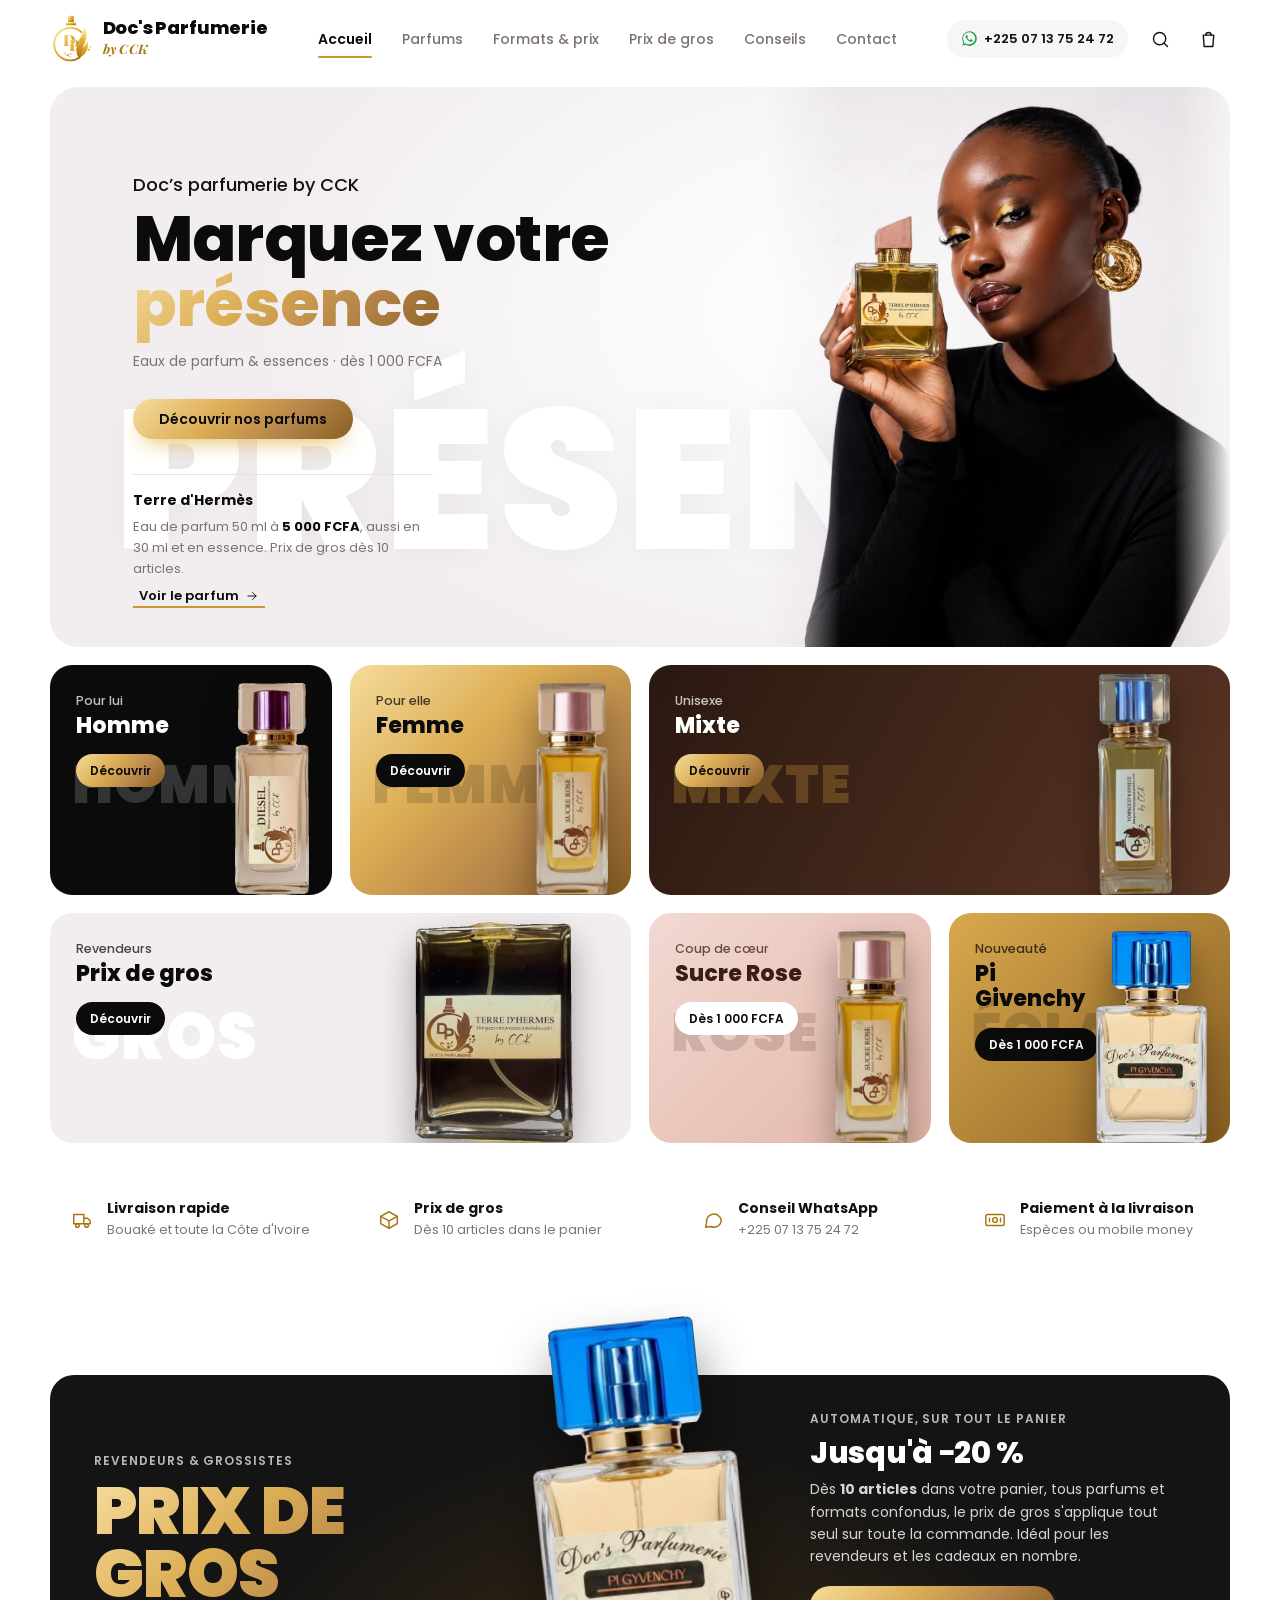
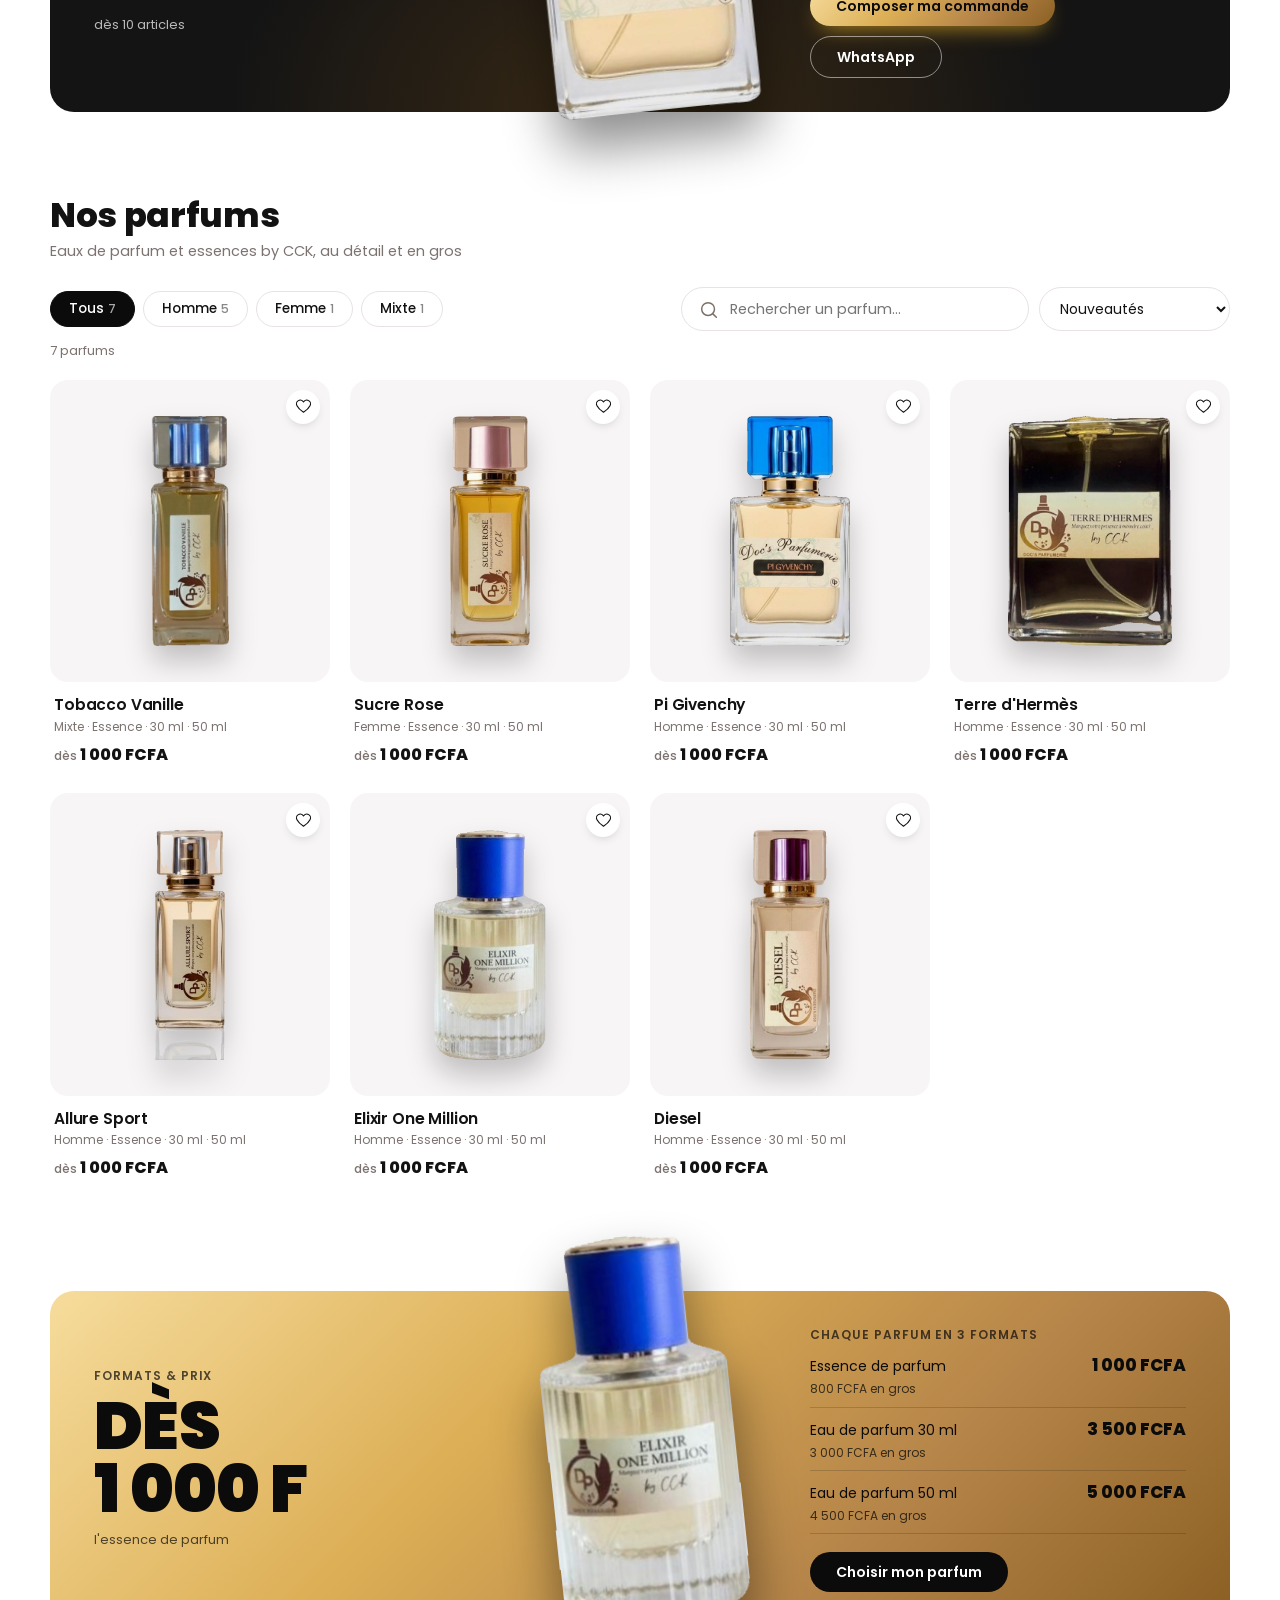
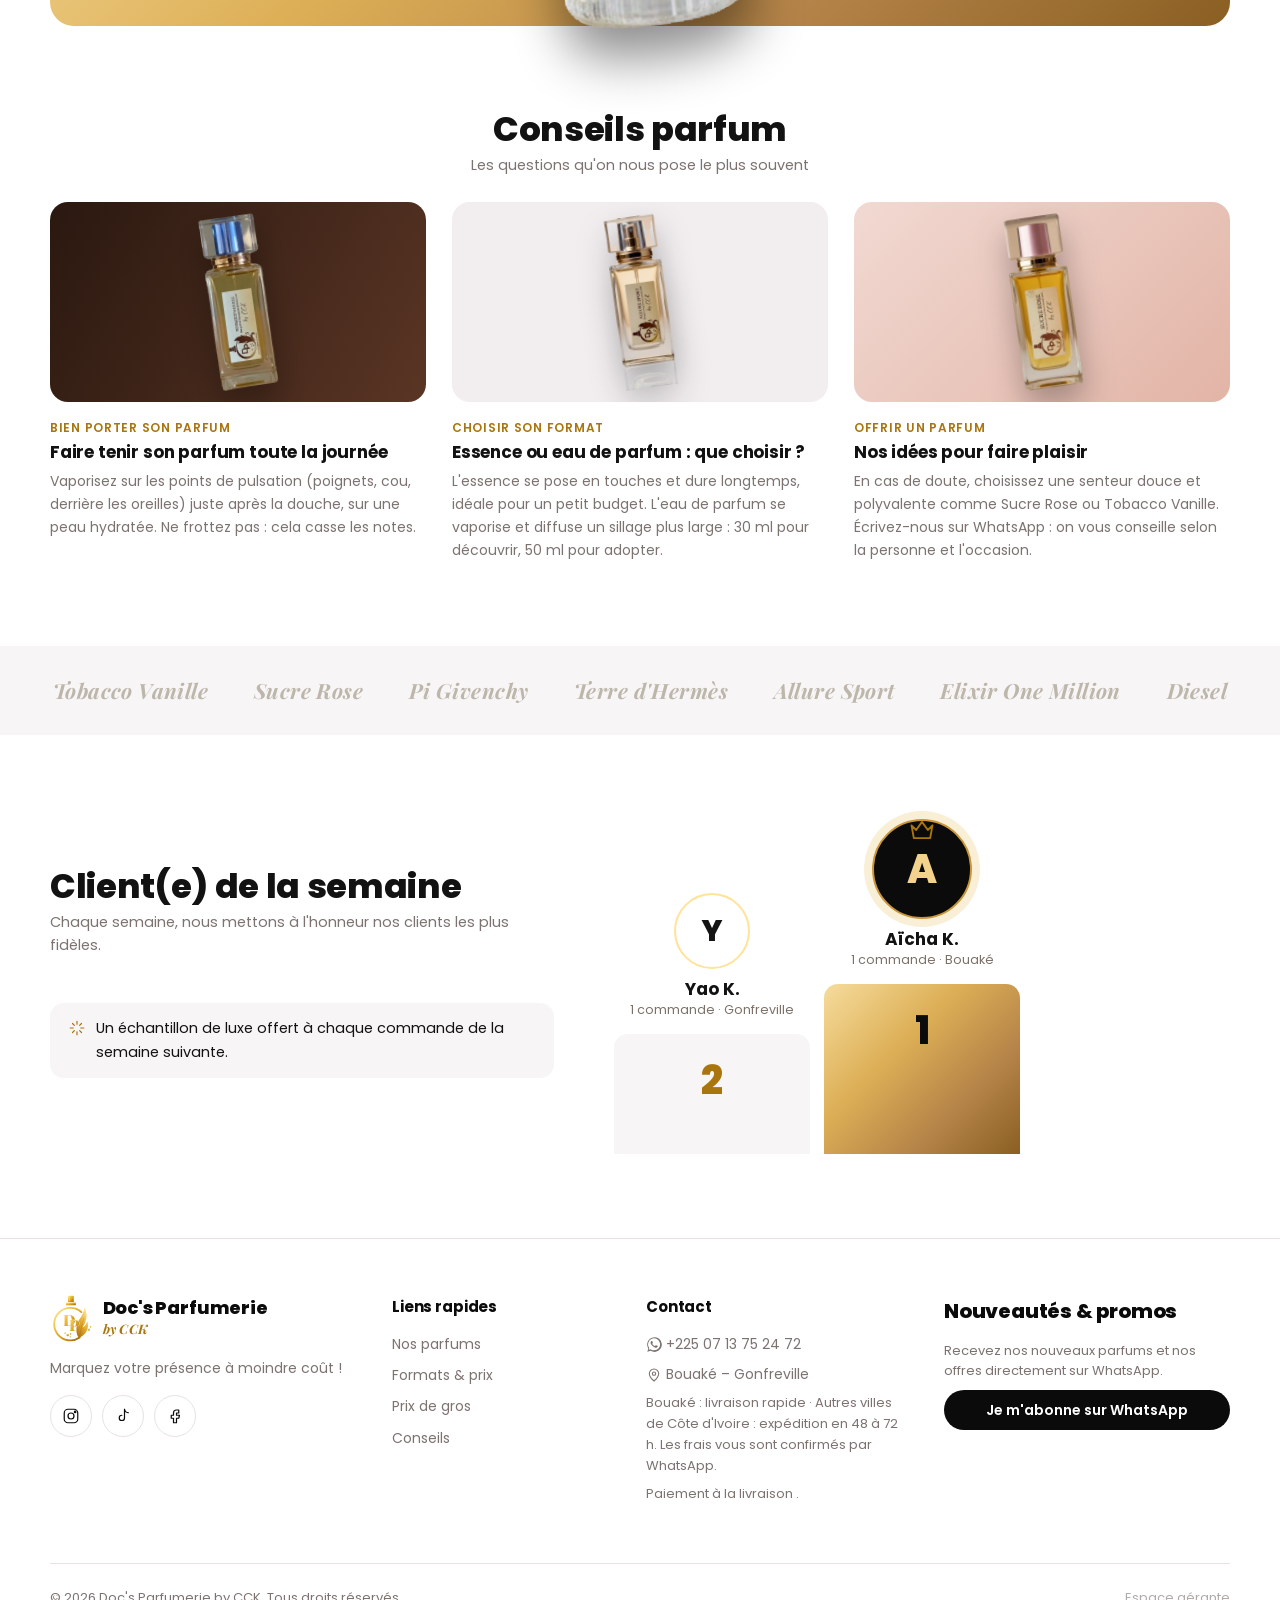
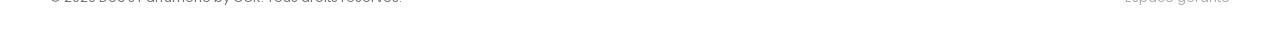
<file: index.html>
<!doctype html>
<html lang="fr">
<head>
  <meta charset="utf-8">
  <meta name="viewport" content="width=device-width, initial-scale=1, viewport-fit=cover">
  <title>Doc's Parfumerie — Parfumerie à Bouaké</title>
  <meta name="description" content="Doc's Parfumerie by CCK : eaux de parfum et essences de parfum à prix doux, au détail et en gros. Livraison à Bouaké et partout en Côte d'Ivoire.">
  <meta name="theme-color" content="#111111">
  <link rel="icon" type="image/png" href="assets/img/favicon.png">
  <link rel="apple-touch-icon" href="assets/img/icone.png">
  <link rel="preconnect" href="https://fonts.googleapis.com">
  <link rel="preconnect" href="https://fonts.gstatic.com" crossorigin>
  <link href="https://fonts.googleapis.com/css2?family=Playfair+Display:ital,wght@0,800;0,900;1,700&family=Poppins:wght@400;500;600;700;800;900&display=swap" rel="stylesheet">
  <link rel="stylesheet" href="assets/css/style.css">
  <link rel="stylesheet" href="assets/css/cards.css">
  <link rel="stylesheet" href="assets/css/vitrine.css">
</head>
<body class="vt">
  <!-- En-tête -->
  <header class="vt-header" id="header">
    <div class="container vt-header-inner">
      <a href="#" class="logo vt-logo" id="logo" aria-label="Accueil"></a>
      <nav class="vt-nav" id="nav">
        <a href="#accueil" class="on">Accueil</a>
        <a href="#collection">Parfums</a>
        <a href="#formats">Formats &amp; prix</a>
        <a href="#gros">Prix de gros</a>
        <a href="#conseils">Conseils</a>
        <a href="#contact">Contact</a>
      </nav>
      <div class="vt-actions">
        <a class="vt-wa" id="headWa" target="_blank" rel="noopener"></a>
        <button class="icon-btn" id="searchBtn" aria-label="Rechercher"></button>
        <button class="icon-btn vt-cart" id="cartBtn" aria-label="Panier"><span class="cart-count" id="cartCount">0</span></button>
        <button class="icon-btn vt-burger" id="burger" aria-label="Menu"><span></span><span></span></button>
      </div>
    </div>
  </header>

  <main>
    <!-- 1. Bannière principale : nom du parfum + mot géant en filigrane -->
    <section class="container vt-hero-wrap" id="accueil">
      <div class="vt-hero" id="hero"></div>
    </section>

    <!-- 2. Tuiles catégories (grille « bento ») -->
    <section class="container vt-bento" id="bento"></section>

    <!-- 3. Garanties -->
    <section class="container vt-perks">
      <div><span data-ico="truck"></span><p><b>Livraison rapide</b><small>Bouaké et toute la Côte d'Ivoire</small></p></div>
      <div><span data-ico="box"></span><p><b>Prix de gros</b><small id="perkGros">Dès 10 articles dans le panier</small></p></div>
      <div><span data-ico="chat"></span><p><b>Conseil WhatsApp</b><small id="perkPhone"></small></p></div>
      <div><span data-ico="cash"></span><p><b>Paiement à la livraison</b><small>Espèces ou mobile money</small></p></div>
    </section>

    <!-- 4. Bannière promo noire (le flacon déborde) -->
    <section class="container vt-banner vt-banner-dark" id="gros">
      <div class="vt-banner-inner">
        <div class="vt-banner-big"><span class="vt-banner-kicker">Revendeurs &amp; grossistes</span><strong>PRIX DE<br>GROS</strong><small id="grosSmall">dès 10 articles</small></div>
        <div class="vt-banner-img" id="bannerImg1"></div>
        <div class="vt-banner-side">
          <span class="vt-banner-kicker">Automatique, sur tout le panier</span>
          <h3>Jusqu'à −20 %</h3>
          <p id="proText">Dès 10 articles dans votre panier, tous parfums confondus, le prix de gros s'applique tout seul sur toute la commande.</p>
          <div class="vt-banner-btns">
            <a href="#collection" class="vt-btn vt-btn-gold">Composer ma commande</a>
            <a class="vt-btn vt-btn-ghost" id="proWa" target="_blank" rel="noopener">WhatsApp</a>
          </div>
        </div>
      </div>
    </section>

    <!-- Ventes flash (si promos) -->
    <section class="container vt-section" id="promos" hidden>
      <div class="vt-title"><h2>Promotions</h2><p><span id="flashTimer"></span></p></div>
      <div class="rail-wrap">
        <div class="rail vt-rail" id="promoRail"></div>
        <button class="rail-btn prev" data-rail="promoRail" data-dir="-1" aria-label="Précédent"></button>
        <button class="rail-btn next" data-rail="promoRail" data-dir="1" aria-label="Suivant"></button>
      </div>
    </section>

    <!-- 5. Grille produits -->
    <section class="container vt-section" id="collection">
      <div class="vt-title">
        <h2>Nos parfums</h2>
        <p>Eaux de parfum et essences by CCK, au détail et en gros</p>
      </div>
      <div class="vt-toolbar">
        <div class="chips" id="chips" role="tablist"></div>
        <div class="vt-toolbar-right">
          <label class="search-field">
            <span data-ico="search"></span>
            <input type="search" id="searchInput" placeholder="Rechercher un parfum…" autocomplete="off">
          </label>
          <select id="sortSelect" aria-label="Trier">
            <option value="new">Nouveautés</option>
            <option value="price-asc">Prix croissant</option>
            <option value="price-desc">Prix décroissant</option>
            <option value="promo">Promotions d'abord</option>
          </select>
        </div>
      </div>
      <p class="vt-count" id="resultCount"></p>
      <div class="grid vt-grid" id="grid"></div>
      <p class="empty" id="emptyGrid" hidden>Aucun parfum ne correspond à votre recherche.</p>
    </section>

    <!-- 6. Bannière dorée : formats & prix (le flacon déborde) -->
    <section class="container vt-banner vt-banner-gold" id="formats">
      <div class="vt-banner-inner">
        <div class="vt-banner-big"><span class="vt-banner-kicker">Formats &amp; prix</span><strong>DÈS<br>1 000 F</strong><small>l'essence de parfum</small></div>
        <div class="vt-banner-img" id="bannerImg2"></div>
        <div class="vt-banner-side">
          <span class="vt-banner-kicker">Chaque parfum en 3 formats</span>
          <ul class="vt-formats" id="formatGrid"></ul>
          <a href="#collection" class="vt-btn vt-btn-dark">Choisir mon parfum</a>
        </div>
      </div>
    </section>

    <!-- 7. Conseils (équivalent « Recent News ») -->
    <section class="container vt-section" id="conseils">
      <div class="vt-title vt-title-center"><h2>Conseils parfum</h2><p>Les questions qu'on nous pose le plus souvent</p></div>
      <div class="vt-news" id="news"></div>
    </section>

    <!-- 8. Bande des signatures (équivalent bande de logos) -->
    <section class="vt-logos" aria-hidden="true"><div class="container vt-logos-inner" id="logoStrip"></div></section>

    <!-- Client de la semaine -->
    <section class="container vt-section vt-best" id="client-semaine">
      <div class="best-wrap">
        <div class="best-intro">
          <div class="vt-title"><h2>Client(e) de la semaine</h2><p id="bestSub">Chaque semaine, nous mettons à l'honneur nos clients les plus fidèles.</p></div>
          <p class="best-reward" id="bestReward"></p>
        </div>
        <div class="podium" id="podium"></div>
      </div>
    </section>
  </main>

  <!-- 9. Pied de page -->
  <footer class="vt-footer" id="contact">
    <div class="container vt-footer-grid">
      <div>
        <div class="logo vt-logo" id="footerLogo"></div>
        <p class="footer-tag" id="footerTag"></p>
        <div class="socials" id="socials"></div>
      </div>
      <div>
        <h4>Liens rapides</h4>
        <ul class="vt-links">
          <li><a href="#collection">Nos parfums</a></li>
          <li><a href="#formats">Formats &amp; prix</a></li>
          <li><a href="#gros">Prix de gros</a></li>
          <li><a href="#conseils">Conseils</a></li>
        </ul>
      </div>
      <div>
        <h4>Contact</h4>
        <p><a id="footerWa" target="_blank" rel="noopener"></a></p>
        <p id="footerAddress"></p>
        <p id="footerEmail"></p>
        <p id="deliveryInfo" class="vt-small"></p>
        <p class="vt-small">Paiement à la livraison <span id="waveMention"></span></p>
      </div>
      <div>
        <h4 class="vt-news-title">Nouveautés &amp; promos</h4>
        <p class="vt-small">Recevez nos nouveaux parfums et nos offres directement sur WhatsApp.</p>
        <a class="vt-btn vt-btn-dark vt-btn-block" id="newsWa" target="_blank" rel="noopener">Je m'abonne sur WhatsApp</a>
        <div class="lx-social-links" id="socialBig" hidden></div>
      </div>
    </div>
    <div class="container footer-bottom">
      <span>© <span id="year"></span> <span id="footerName"></span> by CCK. Tous droits réservés.</span>
      <a href="admin.html" class="admin-link">Espace gérante</a>
    </div>
  </footer>

  <!-- Fiche produit -->
  <div class="modal" id="productModal" aria-hidden="true" role="dialog" aria-modal="true">
    <div class="modal-backdrop" data-close></div>
    <div class="modal-panel product-panel" id="productPanel"></div>
  </div>

  <!-- Panier -->
  <div class="drawer" id="cartDrawer" aria-hidden="true">
    <div class="modal-backdrop" data-close></div>
    <aside class="drawer-panel">
      <div class="drawer-head">
        <h3>Votre panier</h3>
        <button class="icon-btn" data-close aria-label="Fermer" data-ico="x"></button>
      </div>
      <div class="drawer-body" id="cartBody"></div>
      <div class="drawer-foot" id="cartFoot"></div>
    </aside>
  </div>

  <!-- Commande -->
  <div class="modal" id="checkoutModal" aria-hidden="true" role="dialog" aria-modal="true">
    <div class="modal-backdrop" data-close></div>
    <div class="modal-panel checkout-panel" id="checkoutPanel"></div>
  </div>

  <script src="assets/js/config.js"></script>
  <script>
    // Charge Supabase uniquement si la boutique est configurée
    if (window.APP_CONFIG.supabase.url) document.write('<script src="https://cdn.jsdelivr.net/npm/@supabase/supabase-js@2.45.4/dist/umd/supabase.min.js"><\/script>');
  </script>
  <script src="assets/js/common.js"></script>
  <script src="assets/js/logo.js"></script>
  <script src="assets/js/catalogue.js"></script>
  <script src="assets/js/store.js"></script>
  <script src="assets/js/app.js"></script>
</body>
</html>
</file>
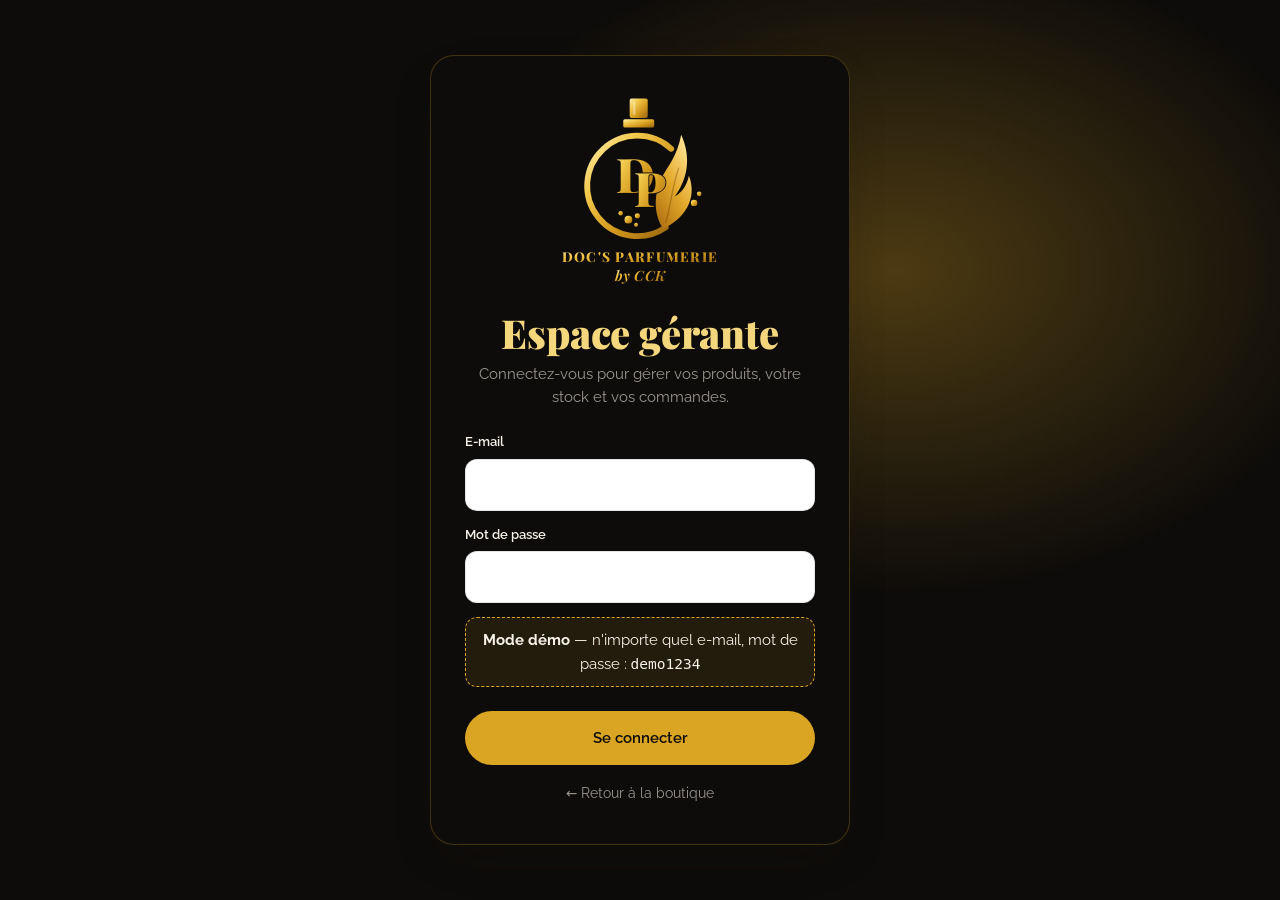
<file: admin.html>
<!doctype html>
<html lang="fr">
<head>
  <meta charset="utf-8">
  <meta name="viewport" content="width=device-width, initial-scale=1, viewport-fit=cover">
  <title>Espace gérante</title>
  <meta name="robots" content="noindex, nofollow">
  <meta name="theme-color" content="#0e0c0a">
  <link rel="icon" type="image/png" href="assets/img/favicon.png">
  <link rel="apple-touch-icon" href="assets/img/icone.png">
  <link rel="preconnect" href="https://fonts.googleapis.com">
  <link rel="preconnect" href="https://fonts.gstatic.com" crossorigin>
  <link href="https://fonts.googleapis.com/css2?family=Playfair+Display:ital,wght@0,700;0,800;0,900;1,700&family=Raleway:ital,wght@0,400;0,500;0,600;0,700;0,800;1,400&display=swap" rel="stylesheet">
  <link rel="stylesheet" href="assets/css/style.css">
  <link rel="stylesheet" href="assets/css/admin.css">
</head>
<body class="admin">
  <!-- Connexion -->
  <section class="login" id="login" hidden>
    <form class="login-card" id="loginForm">
      <div class="logo" id="loginLogo"></div>
      <h1>Espace gérante</h1>
      <p class="muted">Connectez-vous pour gérer vos produits, votre stock et vos commandes.</p>
      <div class="field"><label for="l-email">E-mail</label><input id="l-email" name="email" type="email" autocomplete="username" required></div>
      <div class="field"><label for="l-pass">Mot de passe</label><input id="l-pass" name="password" type="password" autocomplete="current-password" required></div>
      <p class="demo-hint" id="demoHint" hidden></p>
      <button class="btn btn-dark btn-block" type="submit">Se connecter</button>
      <a href="index.html" class="back-link">← Retour à la boutique</a>
    </form>
  </section>

  <!-- Application -->
  <div class="app" id="app" hidden>
    <aside class="side">
      <div class="logo logo-light" id="sideLogo"></div>
      <nav class="side-nav" id="sideNav">
        <button data-view="dashboard" class="active"><span data-ico="grid"></span><span>Tableau de bord</span></button>
        <button data-view="orders"><span data-ico="bag"></span><span>Commandes</span><b class="pill" id="newCount" hidden>0</b></button>
        <button data-view="products"><span data-ico="box"></span><span>Produits</span></button>
        <button data-view="promos"><span data-ico="tag"></span><span>Promos</span></button>
        <button data-view="clients"><span data-ico="users"></span><span>Clients</span></button>
      </nav>
      <div class="side-foot">
        <a href="index.html" target="_blank" class="side-link"><span data-ico="external"></span><span>Voir la boutique</span></a>
        <button class="side-link" id="logoutBtn"><span data-ico="logout"></span><span>Déconnexion</span></button>
      </div>
    </aside>

    <main class="main">
      <header class="topbar">
        <div>
          <h1 id="viewTitle">Tableau de bord</h1>
          <p class="muted" id="viewSub"></p>
        </div>
        <div class="topbar-actions">
          <span class="mode-badge" id="modeBadge"></span>
          <button class="btn btn-outline btn-sm" id="notifBtn"><span data-ico="bell"></span><span>Activer les alertes</span></button>
        </div>
      </header>
      <div class="view" id="view"></div>
    </main>
  </div>

  <!-- Éditeur produit -->
  <div class="modal" id="editorModal" aria-hidden="true" role="dialog" aria-modal="true">
    <div class="modal-backdrop" data-close></div>
    <div class="modal-panel editor-panel" id="editorPanel"></div>
  </div>

  <!-- Confirmation -->
  <div class="modal" id="confirmModal" aria-hidden="true" role="alertdialog" aria-modal="true">
    <div class="modal-backdrop"></div>
    <div class="modal-panel confirm-panel" id="confirmPanel"></div>
  </div>

  <script src="assets/js/config.js"></script>
  <script>
    if (window.APP_CONFIG.supabase.url) document.write('<script src="https://cdn.jsdelivr.net/npm/@supabase/supabase-js@2.45.4/dist/umd/supabase.min.js"><\/script>');
  </script>
  <script src="assets/js/common.js"></script>
  <script src="assets/js/logo.js"></script>
  <script src="assets/js/catalogue.js"></script>
  <script src="assets/js/store.js"></script>
  <script src="assets/js/admin.js"></script>
</body>
</html>
</file>
<file: assets/css/style.css>
/* =====================================================================
   PARFUMERIE — Boutique
   ===================================================================== */
:root {
  --ink: #0e0c0a;
  --ink-2: #221c16;
  --ivory: #f7f2ea;
  --cream: #efe6d8;
  --paper: #fbf8f3;
  --gold: #dba524;
  --gold-2: #b07812;
  --gold-soft: #f4d77c;
  --wine: #7a1f2b;
  --muted: #7b7068;
  --line: rgba(20, 17, 15, .1);
  --ok: #2f7d4f;
  --warn: #c0761f;
  --danger: #b23a3a;
  --radius: 18px;
  --shadow: 0 18px 50px -20px rgba(20, 17, 15, .35);
  --serif: "Raleway", system-ui, sans-serif;
  --sans: "Raleway", system-ui, -apple-system, "Segoe UI", sans-serif;
  --gold-text: #8a5c06;
  --header-h: 72px;
}
*, *::before, *::after { box-sizing: border-box; }
[hidden] { display: none !important; }
html { scroll-behavior: smooth; scroll-padding-top: calc(var(--header-h) + 16px); }
body {
  margin: 0; font-family: var(--sans); color: var(--ink); background: var(--paper);
  font-size: 16px; line-height: 1.6; -webkit-font-smoothing: antialiased; overflow-x: hidden;
}
body.locked { overflow: hidden; }
img { max-width: 100%; display: block; }
a { color: inherit; text-decoration: none; }
button { font: inherit; color: inherit; cursor: pointer; border: 0; background: none; }
input, select, textarea { font: inherit; color: inherit; }
h1, h2, h3 { font-family: var(--serif); font-weight: 500; line-height: 1.12; margin: 0; letter-spacing: -.005em; }
h1 em, h2 em { font-style: italic; color: var(--gold-2); }
.container { width: min(1200px, 100% - 32px); margin-inline: auto; }
.ico { display: inline-block; vertical-align: middle; flex: none; }

/* ---------- boutons ---------- */
.btn {
  display: inline-flex; align-items: center; justify-content: center; gap: 10px;
  padding: 15px 26px; border-radius: 999px; font-weight: 600; font-size: 15px;
  transition: transform .25s, background .25s, box-shadow .25s, color .25s; white-space: nowrap;
}
.btn:active { transform: scale(.97); }
.btn-gold { background: linear-gradient(135deg, var(--gold-soft), var(--gold) 50%, var(--gold-2)); color: var(--ink); box-shadow: 0 10px 30px -10px rgba(176, 120, 18, .7); }
.btn-gold:hover { box-shadow: 0 14px 36px -10px rgba(176, 120, 18, .9); transform: translateY(-2px); }
.btn-dark { background: var(--ink); color: var(--ivory); }
.btn-dark:hover { background: var(--ink-2); transform: translateY(-2px); }
.btn-ghost { border: 1px solid rgba(247, 242, 234, .35); color: var(--ivory); }
.btn-ghost:hover { background: rgba(247, 242, 234, .08); }
.btn-outline { border: 1px solid var(--line); background: #fff; }
.btn-outline:hover { border-color: var(--ink); }
.btn-wa { background: #1fa855; color: #fff; }
.btn-wa:hover { background: #18914a; }
.btn-wave { background: #1dc3f0; color: #062a36; }
.btn-block { width: 100%; }
.btn[disabled] { opacity: .5; pointer-events: none; }
.icon-btn { width: 44px; height: 44px; display: grid; place-items: center; border-radius: 50%; transition: background .2s; position: relative; }
.icon-btn:hover { background: rgba(20, 17, 15, .06); }

.eyebrow { text-transform: uppercase; letter-spacing: .22em; font-size: 12px; font-weight: 600; color: var(--gold-2); margin: 0 0 14px; }

/* ---------- bandeau ---------- */
.announce { background: var(--ink); color: var(--gold-soft); font-size: 12.5px; letter-spacing: .08em; overflow: hidden; height: 34px; display: flex; align-items: center; }
.announce-track { display: flex; gap: 48px; white-space: nowrap; animation: marquee 32s linear infinite; padding-left: 100%; }
.announce-track span::before { content: "✦"; margin-right: 14px; color: var(--gold); }
@keyframes marquee { to { transform: translateX(-100%); } }

/* ---------- header ---------- */
.header { position: sticky; top: 0; z-index: 50; background: rgba(251, 248, 243, .82); backdrop-filter: saturate(1.4) blur(14px); -webkit-backdrop-filter: saturate(1.4) blur(14px); border-bottom: 1px solid transparent; transition: border-color .3s, box-shadow .3s; }
.header.scrolled { border-color: var(--line); box-shadow: 0 8px 30px -24px rgba(0, 0, 0, .5); }
.header-inner { height: var(--header-h); display: flex; align-items: center; justify-content: space-between; gap: 24px; }
.logo { display: flex; align-items: center; gap: 10px; font-family: var(--serif); font-size: 22px; font-weight: 700; letter-spacing: .01em; }
.logo img { height: 44px; width: auto; }
.logo .logo-mark { width: 34px; height: 34px; border-radius: 50%; display: grid; place-items: center; background: var(--ink); color: var(--gold); font-size: 18px; font-style: italic; }
.logo small { display: block; font-family: var(--sans); font-size: 9.5px; letter-spacing: .3em; text-transform: uppercase; color: var(--muted); font-weight: 600; margin-top: 2px; }
.logo-light { color: var(--ivory); }
.logo-light .logo-mark { background: var(--gold); color: var(--ink); }
.nav { display: flex; gap: 30px; font-size: 14.5px; font-weight: 500; }
.nav a { position: relative; padding: 6px 0; }
.nav a::after { content: ""; position: absolute; left: 0; bottom: 0; height: 1px; width: 100%; background: var(--gold-2); transform: scaleX(0); transform-origin: right; transition: transform .35s; }
.nav a:hover::after { transform: scaleX(1); transform-origin: left; }
.header-actions { display: flex; align-items: center; gap: 4px; }
.cart-count { position: absolute; top: 4px; right: 2px; min-width: 18px; height: 18px; padding: 0 5px; border-radius: 9px; background: var(--wine); color: #fff; font-size: 11px; font-weight: 700; display: grid; place-items: center; transform: scale(0); transition: transform .3s cubic-bezier(.3, 1.6, .5, 1); }
.cart-count.on { transform: scale(1); }
.cart-btn.bump { animation: bump .5s; }
@keyframes bump { 30% { transform: scale(1.2); } 60% { transform: scale(.94); } }
.burger { display: none; flex-direction: column; justify-content: center; align-items: center; gap: 6px; }
.burger span { width: 20px; height: 1.6px; background: var(--ink); transition: transform .3s; }
.burger.open span:first-child { transform: translateY(3.8px) rotate(45deg); }
.burger.open span:last-child { transform: translateY(-3.8px) rotate(-45deg); }

/* ---------- hero ---------- */
.hero { position: relative; background: var(--ink); color: var(--ivory); overflow: hidden; }
.hero-bg { position: absolute; inset: 0; background:
  radial-gradient(60% 70% at 78% 45%, rgba(219, 165, 36, .32), transparent 60%),
  radial-gradient(40% 50% at 10% 100%, rgba(122, 31, 43, .45), transparent 70%),
  linear-gradient(180deg, #14110f, #1d1714); }
.hero-bg::after { content: ""; position: absolute; inset: 0; opacity: .5; background-image: url("data:image/svg+xml,%3Csvg xmlns='http://www.w3.org/2000/svg' width='160' height='160'%3E%3Cfilter id='n'%3E%3CfeTurbulence baseFrequency='.85' numOctaves='3'/%3E%3C/filter%3E%3Crect width='160' height='160' filter='url(%23n)' opacity='.06'/%3E%3C/svg%3E"); }
.hero-inner { position: relative; display: grid; grid-template-columns: 1.05fr 1fr; align-items: center; gap: 40px; min-height: min(760px, calc(100svh - var(--header-h) - 34px)); padding: 70px 0; }
.hero h1 { font-size: clamp(40px, 6vw, 80px); font-weight: 300; }
.hero h1 em { color: var(--gold); }
.hero .eyebrow { color: var(--gold); }
.lead { font-size: 17.5px; color: rgba(247, 242, 234, .72); max-width: 520px; margin: 26px 0 34px; }
.hero-ctas { display: flex; gap: 12px; flex-wrap: wrap; }
.hero-proofs { list-style: none; padding: 0; margin: 44px 0 0; display: flex; flex-wrap: wrap; gap: 14px 28px; font-size: 13.5px; color: rgba(247, 242, 234, .7); }
.hero-proofs li { display: flex; align-items: center; gap: 8px; }
.hero-proofs .ico { color: var(--gold); }
.hero-visual { position: relative; height: 560px; }
.hero-visual .hb { position: absolute; filter: drop-shadow(0 30px 40px rgba(0, 0, 0, .55)); animation: float 7s ease-in-out infinite; }
.hero-visual .hb img { width: 100%; height: 100%; object-fit: contain; }
.hero-visual .hb:nth-child(1) { width: 52%; left: 24%; top: 4%; z-index: 2; }
.hero-visual .hb:nth-child(2) { width: 36%; left: 0; top: 34%; animation-delay: -2.4s; opacity: .92; }
.hero-visual .hb:nth-child(3) { width: 36%; right: 0; top: 30%; animation-delay: -4.6s; opacity: .92; }
.hero-visual .halo { position: absolute; width: 80%; aspect-ratio: 1; left: 10%; top: 6%; border-radius: 50%; border: 1px solid rgba(219, 165, 36, .25); }
.hero-visual .halo::after { content: ""; position: absolute; inset: 9%; border-radius: 50%; border: 1px dashed rgba(219, 165, 36, .18); animation: spin 60s linear infinite; }
@keyframes float { 50% { transform: translateY(-16px); } }
@keyframes spin { to { transform: rotate(360deg); } }
.bottle-svg { width: 100%; height: 100%; }

/* ---------- sections ---------- */
.section { padding: 110px 0; }
.section-dark { background: var(--ink); color: var(--ivory); }
.section-cream { background: var(--cream); }
.section-head { text-align: center; max-width: 640px; margin: 0 auto 48px; }
.section-head h2, .best-intro h2, .maison-text h2 { font-size: clamp(30px, 3.6vw, 44px); font-weight: 400; }
.section-sub { color: var(--muted); margin: 16px 0 0; }
.section-dark .section-sub { color: rgba(247, 242, 234, .6); }
.section-dark h2 em { color: var(--gold); }

/* ---------- promos ---------- */
.promo-rail { display: grid; grid-auto-flow: column; grid-auto-columns: minmax(280px, 1fr); gap: 20px; overflow-x: auto; scroll-snap-type: x mandatory; padding-bottom: 8px; scrollbar-width: thin; }
.promo-card { scroll-snap-align: start; background: linear-gradient(160deg, #221c18, #17130f); border: 1px solid rgba(219, 165, 36, .22); border-radius: var(--radius); padding: 22px; display: grid; grid-template-columns: 110px 1fr; gap: 18px; align-items: center; cursor: pointer; transition: transform .3s, border-color .3s; position: relative; overflow: hidden; }
.promo-card:hover { transform: translateY(-4px); border-color: var(--gold); }
.promo-card .pc-img { height: 140px; display: grid; place-items: center; }
.promo-card .pc-img img { max-height: 140px; object-fit: contain; }
.promo-card h3 { font-size: 26px; }
.promo-card .pc-price { margin: 6px 0 10px; }
.promo-card .pc-price s { color: rgba(247, 242, 234, .45); display: block; font-size: 13.5px; white-space: nowrap; }
.promo-card .pc-price strong { color: var(--gold); font-size: 18px; }
.pc-badge { position: absolute; top: 14px; right: 14px; background: var(--wine); color: #fff; font-weight: 700; font-size: 13px; padding: 4px 10px; border-radius: 99px; }
.countdown { display: flex; gap: 6px; font-variant-numeric: tabular-nums; }
.countdown span { background: rgba(247, 242, 234, .08); border-radius: 8px; padding: 4px 7px; font-size: 12.5px; font-weight: 600; }
.countdown small { opacity: .55; font-weight: 500; margin-left: 1px; }

/* ---------- barre d'outils ---------- */
.toolbar { display: flex; flex-wrap: wrap; justify-content: space-between; align-items: center; gap: 16px; margin-bottom: 34px; }
.chips { display: flex; gap: 8px; flex-wrap: wrap; }
.chip { padding: 9px 18px; border-radius: 999px; border: 1px solid var(--line); background: #fff; font-size: 14px; font-weight: 500; transition: all .2s; }
.chip:hover { border-color: var(--ink); }
.chip.active { background: var(--ink); color: var(--ivory); border-color: var(--ink); }
.chip .n { opacity: .5; margin-left: 4px; font-size: 12px; }
.toolbar-right { display: flex; gap: 10px; flex-wrap: wrap; }
.search-field { display: flex; align-items: center; gap: 8px; background: #fff; border: 1px solid var(--line); border-radius: 999px; padding: 0 16px; height: 44px; min-width: 260px; transition: border-color .2s; }
.search-field:focus-within { border-color: var(--gold-2); }
.search-field .ico { color: var(--muted); }
.search-field input { border: 0; outline: 0; background: none; width: 100%; min-width: 0; font-size: 14.5px; }
#sortSelect { height: 44px; border-radius: 999px; border: 1px solid var(--line); background: #fff; padding: 0 16px; font-size: 14px; }

/* ---------- grille produits ---------- */
.grid { display: grid; grid-template-columns: repeat(auto-fill, minmax(250px, 1fr)); gap: 28px 22px; }
.card { position: relative; display: flex; flex-direction: column; cursor: pointer; }
.card-media { position: relative; aspect-ratio: 4 / 5; border-radius: var(--radius); overflow: hidden; background: linear-gradient(170deg, #fff, var(--cream)); display: grid; place-items: center; }
.card-media > img { width: 100%; height: 100%; object-fit: cover; transition: transform .8s cubic-bezier(.2, .7, .2, 1); }
.card-media > .bottle-svg { width: 62%; height: 78%; transition: transform .8s cubic-bezier(.2, .7, .2, 1); }
.card:hover .card-media > img, .card:hover .card-media > .bottle-svg { transform: scale(1.06); }
.card-badges { position: absolute; top: 12px; left: 12px; display: flex; flex-direction: column; gap: 6px; align-items: flex-start; z-index: 1; }
.badge { font-size: 11.5px; font-weight: 700; letter-spacing: .04em; padding: 4px 10px; border-radius: 99px; background: #fff; box-shadow: 0 4px 12px -6px rgba(0, 0, 0, .3); }
.badge-promo { background: var(--wine); color: #fff; }
.badge-new { background: var(--ink); color: var(--gold-soft); }
.badge-low { background: #fff4e5; color: var(--warn); }
.badge-out { background: #eee; color: #777; }
.quick-add { position: absolute; left: 12px; right: 12px; bottom: 12px; padding: 12px; border-radius: 12px; background: rgba(20, 17, 15, .92); color: var(--ivory); font-weight: 600; font-size: 14px; display: flex; align-items: center; justify-content: center; gap: 8px; transform: translateY(130%); transition: transform .35s cubic-bezier(.2, .7, .2, 1); backdrop-filter: blur(6px); }
.card:hover .quick-add { transform: none; }
.quick-add:hover { background: var(--ink); color: var(--gold-soft); }
.card.out .card-media { filter: grayscale(.8); opacity: .75; }
.card-body { padding: 14px 4px 0; }
.card-cat { font-size: 11.5px; text-transform: uppercase; letter-spacing: .16em; color: var(--muted); font-weight: 600; }
.card-title { font-family: var(--serif); font-size: 24px; font-weight: 500; margin: 2px 0 4px; line-height: 1.15; }
.card-row { display: flex; align-items: baseline; justify-content: space-between; gap: 10px; }
.price { font-weight: 700; font-size: 16px; }
.price s { color: var(--muted); font-weight: 500; font-size: 13.5px; margin-left: 6px; }
.price.promo { color: var(--wine); }
.stock-line { font-size: 12.5px; color: var(--muted); display: flex; align-items: center; gap: 6px; }
.stock-line::before { content: ""; width: 7px; height: 7px; border-radius: 50%; background: var(--ok); }
.stock-line.low::before { background: var(--warn); }
.stock-line.low { color: var(--warn); font-weight: 600; }
.stock-line.out::before { background: #aaa; }
.stock-bar { height: 3px; background: var(--line); border-radius: 3px; margin-top: 8px; overflow: hidden; }
.stock-bar i { display: block; height: 100%; background: linear-gradient(90deg, var(--gold), var(--gold-2)); border-radius: 3px; transition: width .6s; }
.empty { text-align: center; color: var(--muted); padding: 40px 0; }
.skeleton { aspect-ratio: 4 / 5.8; border-radius: var(--radius); background: linear-gradient(90deg, #eee7dc 25%, #f6f0e7 50%, #eee7dc 75%); background-size: 200% 100%; animation: shimmer 1.4s infinite; }
@keyframes shimmer { to { background-position: -200% 0; } }

/* ---------- client de la semaine ---------- */
.best-wrap { display: grid; grid-template-columns: .9fr 1.1fr; gap: 60px; align-items: center; }
.best-reward { display: inline-flex; gap: 10px; align-items: flex-start; background: #fff; border-radius: 14px; padding: 14px 18px; font-size: 14.5px; margin: 22px 0 28px; box-shadow: 0 10px 30px -20px rgba(0, 0, 0, .4); }
.best-reward .ico { color: var(--gold-2); margin-top: 2px; }
.podium { display: grid; grid-template-columns: repeat(3, 1fr); align-items: end; gap: 14px; min-height: 360px; }
.pod { text-align: center; display: flex; flex-direction: column; align-items: center; }
.pod-avatar { width: 76px; height: 76px; border-radius: 50%; display: grid; place-items: center; font-family: var(--serif); font-size: 30px; font-weight: 600; background: #fff; color: var(--ink); border: 2px solid var(--gold-soft); position: relative; margin-bottom: 10px; }
.pod-1 .pod-avatar { width: 100px; height: 100px; font-size: 40px; background: var(--ink); color: var(--gold); border-color: var(--gold); box-shadow: 0 0 0 8px rgba(219, 165, 36, .18); }
.pod-crown { position: absolute; top: -26px; color: var(--gold-2); }
.pod-name { font-family: var(--serif); font-size: 22px; font-weight: 600; }
.pod-meta { font-size: 12.5px; color: var(--muted); }
.pod-step { width: 100%; margin-top: 14px; border-radius: 14px 14px 0 0; background: linear-gradient(180deg, #fff, rgba(255, 255, 255, .4)); display: grid; place-items: start center; padding-top: 14px; font-family: var(--serif); font-size: 40px; color: var(--gold-2); }
.pod-1 .pod-step { height: 170px; background: linear-gradient(180deg, var(--ink), #2b231d); color: var(--gold); }
.pod-2 .pod-step { height: 120px; }
.pod-3 .pod-step { height: 90px; }
.pod-empty { grid-column: 1 / -1; text-align: center; background: #fff; border-radius: var(--radius); padding: 50px 30px; align-self: center; }
.pod-empty .ico { color: var(--gold-2); }
.pod-empty h3 { font-size: 28px; margin: 10px 0 6px; }
.pod-empty p { color: var(--muted); margin: 0; }
.best-last { grid-column: 1 / -1; text-align: center; font-size: 13.5px; color: var(--muted); }

/* ---------- maison ---------- */
.maison { display: grid; grid-template-columns: 1fr 1fr; gap: 70px; align-items: center; }
.maison-visual { aspect-ratio: 4 / 5; border-radius: 200px 200px var(--radius) var(--radius); background: radial-gradient(70% 60% at 50% 40%, rgba(219, 165, 36, .35), transparent 70%), linear-gradient(180deg, #1d1714, #14110f); display: grid; place-items: center; padding: 18%; overflow: hidden; }
.maison-visual img { width: 100%; height: 100%; object-fit: cover; }
.maison-text p { color: var(--muted); font-size: 16.5px; }
.maison-text h2 { margin-bottom: 18px; }
.engagements { display: grid; grid-template-columns: 1fr 1fr; gap: 22px; margin-top: 30px; }
.engagements div { display: grid; grid-template-columns: 40px 1fr; column-gap: 12px; }
.engagements .ico { grid-row: span 2; width: 40px; height: 40px; padding: 9px; border-radius: 12px; background: var(--cream); color: var(--gold-2); }
.engagements strong { font-size: 15px; }
.engagements small { color: var(--muted); font-size: 13px; }

/* ---------- footer ---------- */
.footer { background: var(--ink); color: rgba(247, 242, 234, .7); padding: 80px 0 30px; font-size: 14.5px; }
.footer-grid { display: grid; grid-template-columns: 1.4fr 1fr 1fr; gap: 40px; }
.footer h4 { color: var(--ivory); font-family: var(--serif); font-size: 22px; font-weight: 500; margin: 0 0 14px; }
.footer a:hover { color: var(--gold); }
.footer-tag { margin: 16px 0 20px; max-width: 320px; }
.socials { display: flex; gap: 10px; }
.socials a { width: 42px; height: 42px; border-radius: 50%; border: 1px solid rgba(247, 242, 234, .2); display: grid; place-items: center; transition: all .2s; }
.socials a:hover { border-color: var(--gold); color: var(--gold); }
.footer-bottom { display: flex; justify-content: space-between; flex-wrap: wrap; gap: 10px; border-top: 1px solid rgba(247, 242, 234, .1); margin-top: 50px; padding-top: 24px; font-size: 13px; }
.admin-link { opacity: .45; }

/* ---------- WhatsApp flottant ---------- */
.wa-float { position: fixed; right: 20px; bottom: 20px; z-index: 40; width: 58px; height: 58px; border-radius: 50%; background: #1fa855; color: #fff; display: grid; place-items: center; box-shadow: 0 12px 30px -8px rgba(31, 168, 85, .7); transition: transform .3s; }
.wa-float:hover { transform: scale(1.08); }
.wa-float::before { content: ""; position: absolute; inset: 0; border-radius: 50%; border: 2px solid #1fa855; animation: ping 2.4s infinite; }
@keyframes ping { 70%, 100% { transform: scale(1.5); opacity: 0; } }

/* ---------- modales & tiroir ---------- */
.modal, .drawer { position: fixed; inset: 0; z-index: 100; visibility: hidden; overflow: hidden; }
.modal.open, .drawer.open { visibility: visible; }
.modal-backdrop { position: absolute; inset: 0; background: rgba(20, 17, 15, .55); backdrop-filter: blur(4px); opacity: 0; transition: opacity .35s; }
.open .modal-backdrop { opacity: 1; }
.modal-panel { position: absolute; left: 50%; top: 50%; width: min(980px, calc(100% - 32px)); max-height: calc(100svh - 40px); overflow: auto; background: var(--paper); border-radius: 24px; transform: translate(-50%, -46%) scale(.97); opacity: 0; transition: all .4s cubic-bezier(.2, .7, .2, 1); box-shadow: var(--shadow); }
.modal.open .modal-panel { transform: translate(-50%, -50%); opacity: 1; }
.modal-close { position: absolute; top: 14px; right: 14px; z-index: 3; background: rgba(255, 255, 255, .9); }

.product-panel { display: grid; grid-template-columns: 1fr 1fr; }
.pp-media { background: linear-gradient(170deg, #fff, var(--cream)); min-height: 520px; display: flex; flex-direction: column; }
.pp-main { flex: 1; display: grid; place-items: center; padding: 30px; }
.pp-main img { max-height: 480px; width: 100%; object-fit: contain; }
.pp-main .bottle-svg { width: 70%; max-height: 440px; }
.pp-thumbs { display: flex; gap: 8px; padding: 0 20px 20px; }
.pp-thumbs button { width: 60px; height: 60px; border-radius: 10px; overflow: hidden; border: 2px solid transparent; background: #fff; }
.pp-thumbs button.active { border-color: var(--gold-2); }
.pp-thumbs img { width: 100%; height: 100%; object-fit: cover; }
.pp-info { padding: 44px 40px 36px; display: flex; flex-direction: column; }
.pp-info h2 { font-size: 46px; margin: 4px 0 6px; }
.pp-vol { color: var(--muted); font-size: 14px; }
.pp-price { font-size: 26px; font-weight: 700; margin: 18px 0 4px; display: flex; align-items: baseline; gap: 12px; flex-wrap: wrap; }
.pp-price s { font-size: 17px; color: var(--muted); font-weight: 500; }
.pp-price .badge { font-size: 12.5px; }
.pp-desc { color: var(--muted); margin: 14px 0 0; }
.notes { display: grid; gap: 10px; margin: 22px 0 6px; }
.note { display: grid; grid-template-columns: 90px 1fr; gap: 12px; align-items: baseline; padding-bottom: 10px; border-bottom: 1px solid var(--line); font-size: 14.5px; }
.note span { font-size: 11px; letter-spacing: .16em; text-transform: uppercase; color: var(--gold-2); font-weight: 700; }
.pp-stock { margin: 20px 0 14px; }
.pp-buy { display: flex; gap: 10px; margin-top: auto; padding-top: 10px; }
.qty { display: inline-flex; align-items: center; border: 1px solid var(--line); border-radius: 999px; background: #fff; height: 50px; }
.qty button { width: 44px; height: 100%; display: grid; place-items: center; border-radius: 50%; }
.qty button:disabled { opacity: .3; cursor: not-allowed; }
.qty output { min-width: 26px; text-align: center; font-weight: 700; }
.qty-sm { height: 36px; }
.qty-sm button { width: 32px; }
.pp-buy .btn { flex: 1; }
.pp-ask { margin-top: 14px; font-size: 14px; color: var(--muted); display: flex; align-items: center; gap: 8px; }
.pp-ask a { color: #1a8f48; font-weight: 600; }

.drawer-panel { position: absolute; right: 0; top: 0; bottom: 0; width: min(440px, 100%); background: var(--paper); display: flex; flex-direction: column; transform: translateX(100%); transition: transform .45s cubic-bezier(.2, .7, .2, 1); }
.drawer.open .drawer-panel { transform: none; }
.drawer-head { display: flex; justify-content: space-between; align-items: center; padding: 20px 24px; border-bottom: 1px solid var(--line); }
.drawer-head h3 { font-size: 30px; }
.drawer-body { flex: 1; overflow: auto; padding: 10px 24px; }
.drawer-foot { padding: 20px 24px calc(20px + env(safe-area-inset-bottom)); border-top: 1px solid var(--line); background: #fff; }
.line { display: grid; grid-template-columns: 74px 1fr auto; gap: 14px; padding: 16px 0; border-bottom: 1px solid var(--line); align-items: center; }
.line-img { width: 74px; height: 88px; border-radius: 12px; background: linear-gradient(170deg, #fff, var(--cream)); display: grid; place-items: center; overflow: hidden; }
.line-img img { width: 100%; height: 100%; object-fit: cover; }
.line-img .bottle-svg { width: 80%; height: 80%; }
.line-name { font-family: var(--serif); font-size: 20px; font-weight: 600; line-height: 1.1; }
.line-sub { font-size: 13px; color: var(--muted); margin: 2px 0 8px; }
.line-right { text-align: right; display: flex; flex-direction: column; align-items: flex-end; gap: 10px; }
.line-del { color: var(--muted); }
.line-del:hover { color: var(--danger); }
.totals { display: flex; justify-content: space-between; font-size: 15px; margin-bottom: 6px; }
.totals.grand { font-size: 20px; font-weight: 700; margin: 10px 0 16px; }
.totals small { color: var(--muted); }
.cart-empty { text-align: center; padding: 70px 10px; color: var(--muted); }
.cart-empty .ico { color: var(--gold-2); margin-bottom: 10px; }
.cart-empty h4 { font-family: var(--serif); font-size: 26px; font-weight: 500; color: var(--ink); margin: 0 0 8px; }

/* ---------- commande ---------- */
.checkout-panel { width: min(860px, calc(100% - 32px)); display: grid; grid-template-columns: 1.2fr .8fr; }
.co-form { padding: 40px; }
.co-form h2 { font-size: 40px; margin-bottom: 6px; }
.co-form > p { color: var(--muted); margin: 0 0 24px; font-size: 14.5px; }
.field { display: flex; flex-direction: column; gap: 6px; margin-bottom: 14px; }
.field label { font-size: 13px; font-weight: 600; }
.field input, .field textarea, .field select { border: 1px solid var(--line); background: #fff; border-radius: 12px; padding: 13px 14px; font-size: 15px; outline: 0; transition: border-color .2s, box-shadow .2s; }
.field input:focus, .field textarea:focus, .field select:focus { border-color: var(--gold-2); box-shadow: 0 0 0 4px rgba(219, 165, 36, .15); }
.field.invalid input { border-color: var(--danger); }
.field-row { display: grid; grid-template-columns: 1fr 1fr; gap: 12px; }
.pay-options { display: grid; grid-template-columns: 1fr 1fr; gap: 10px; margin-bottom: 20px; }
.pay-opt { position: relative; border: 1.5px solid var(--line); border-radius: 14px; padding: 14px; background: #fff; cursor: pointer; display: flex; gap: 10px; align-items: center; font-size: 14px; font-weight: 600; transition: border-color .2s; }
.pay-opt input { position: absolute; opacity: 0; }
.pay-opt small { display: block; font-weight: 400; color: var(--muted); font-size: 12px; }
.pay-opt:has(input:checked) { border-color: var(--ink); box-shadow: 0 0 0 3px rgba(20, 17, 15, .06); }
.pay-opt .ico { color: var(--gold-2); }
.co-summary { background: var(--ink); color: var(--ivory); padding: 40px 30px; border-radius: 0 24px 24px 0; }
.co-summary h3 { font-size: 26px; margin-bottom: 16px; }
.co-summary .line { border-color: rgba(247, 242, 234, .1); grid-template-columns: 52px 1fr auto; padding: 12px 0; }
.co-summary .line-img { width: 52px; height: 62px; }
.co-summary .line-name { font-size: 17px; }
.co-summary .line-sub { color: rgba(247, 242, 234, .55); margin: 0; }
.co-summary .totals small { color: rgba(247, 242, 234, .55); }
.co-note { font-size: 12.5px; color: rgba(247, 242, 234, .55); margin-top: 14px; }
.success { padding: 50px 40px; text-align: center; grid-column: 1 / -1; }
.success-check { width: 84px; height: 84px; margin: 0 auto 20px; border-radius: 50%; background: var(--ink); color: var(--gold); display: grid; place-items: center; animation: pop .6s cubic-bezier(.3, 1.6, .5, 1); }
@keyframes pop { from { transform: scale(0); } }
.success h2 { font-size: 44px; }
.success .code { display: inline-block; margin: 14px 0; padding: 8px 16px; border-radius: 99px; background: var(--cream); font-weight: 700; letter-spacing: .08em; }
.success p { color: var(--muted); max-width: 460px; margin: 8px auto; }
.success-actions { display: flex; flex-direction: column; gap: 10px; max-width: 380px; margin: 26px auto 0; }

/* ---------- toasts ---------- */
.toasts { position: fixed; z-index: 200; left: 50%; top: 20px; transform: translateX(-50%); display: flex; flex-direction: column; gap: 8px; align-items: center; pointer-events: none; width: calc(100% - 32px); }
.toast { background: var(--ink); color: var(--ivory); padding: 12px 20px; border-radius: 99px; font-size: 14px; box-shadow: var(--shadow); opacity: 0; transform: translateY(-14px); transition: all .35s; display: flex; align-items: center; gap: 8px; max-width: 100%; }
.toast.show { opacity: 1; transform: none; }
.toast-error { background: var(--danger); }
.toast-success .ico { color: var(--gold); }

/* ---------- apparitions ---------- */
.reveal { opacity: 0; transform: translateY(24px); transition: opacity .9s, transform .9s cubic-bezier(.2, .7, .2, 1); }
.reveal.in { opacity: 1; transform: none; }
@media (prefers-reduced-motion: reduce) { *, *::before, *::after { animation: none !important; transition: none !important; } .reveal { opacity: 1; transform: none; } }

/* ---------- responsive ---------- */
@media (max-width: 1000px) {
  .nav { position: absolute; top: 100%; left: 0; right: 0; flex-direction: column; gap: 0; background: var(--paper); padding: 8px 16px 20px; border-bottom: 1px solid var(--line); box-shadow: var(--shadow); opacity: 0; visibility: hidden; transform: translateY(-10px); transition: opacity .3s, transform .3s, visibility .3s; }
  .nav.open { opacity: 1; visibility: visible; transform: none; }
  .nav a { padding: 14px 0; border-bottom: 1px solid var(--line); font-size: 17px; }
  .burger { display: flex; }
  .hero-inner { grid-template-columns: 1fr; padding: 50px 0 40px; text-align: left; }
  .hero-visual { height: 360px; order: -1; }
  .best-wrap, .maison { grid-template-columns: 1fr; gap: 40px; }
  .maison-visual { max-width: 420px; }
  .product-panel, .checkout-panel { grid-template-columns: 1fr; }
  .pp-media { min-height: 0; }
  .pp-main { height: 340px; }
  .co-summary { border-radius: 0 0 24px 24px; order: -1; }
  .footer-grid { grid-template-columns: 1fr; }
}
@media (max-width: 640px) {
  :root { --header-h: 62px; }
  .section { padding: 72px 0; }
  .logo { font-size: 22px; }
  .hero h1 { font-size: 40px; }
  .hero-visual { height: 280px; }
  .lead { font-size: 16px; }
  .hero-ctas .btn { flex: 1; }
  .toolbar { flex-direction: column; flex-wrap: nowrap; align-items: stretch; }
  .toolbar > * { min-width: 0; }
  .chips { flex-wrap: nowrap; overflow-x: auto; margin: 0 -16px; padding: 0 16px 4px; scrollbar-width: none; }
  .chip { white-space: nowrap; }
  .toolbar-right { display: grid; grid-template-columns: 1fr auto; }
  .search-field { min-width: 0; }
  .grid { grid-template-columns: repeat(2, 1fr); gap: 22px 12px; }
  .card-title { font-size: 19px; }
  .price { font-size: 14.5px; }
  .price s { display: block; margin: 0; }
  .quick-add { transform: none; left: auto; right: 8px; bottom: 8px; width: 40px; height: 40px; padding: 0; border-radius: 50%; }
  .quick-add .lbl { display: none; }
  .podium { gap: 8px; min-height: 300px; }
  .pod-avatar { width: 58px; height: 58px; font-size: 24px; }
  .pod-1 .pod-avatar { width: 78px; height: 78px; font-size: 32px; }
  .pod-name { font-size: 18px; }
  .engagements { grid-template-columns: 1fr; }
  .modal-panel { top: auto; bottom: 0; left: 0; width: 100%; max-height: 94svh; border-radius: 24px 24px 0 0; transform: translateY(100%); }
  .modal.open .modal-panel { transform: none; }
  .pp-info { padding: 26px 20px calc(24px + env(safe-area-inset-bottom)); }
  .pp-info h2 { font-size: 36px; }
  .pp-buy { position: sticky; bottom: 0; background: var(--paper); margin: 0 -20px; padding: 12px 20px calc(12px + env(safe-area-inset-bottom)); box-shadow: 0 -10px 20px -14px rgba(0, 0, 0, .25); z-index: 2; }
  .pp-main { height: 280px; }
  .co-form { padding: 26px 20px; }
  .co-summary { padding: 26px 20px; border-radius: 24px 24px 0 0; }
  .field-row, .pay-options { grid-template-columns: 1fr; }
  .success { padding: 40px 20px calc(30px + env(safe-area-inset-bottom)); }
  .wa-float { width: 52px; height: 52px; right: 14px; bottom: 14px; }
}
</file>
<file: assets/css/cards.css>
/* =====================================================================
   CARTES PRODUIT — style « billetterie » (visuel flouté, lignes à icônes)
   ===================================================================== */
.section-tight { padding: 64px 0; }
.tk-head { display: flex; justify-content: space-between; align-items: flex-end; gap: 16px; margin-bottom: 22px; }
.tk-head h2 { font-size: clamp(28px, 3vw, 36px); font-weight: 400; }
.tk-head p { margin: 4px 0 0; color: var(--muted); font-size: 15px; }
.section-dark .tk-head p { color: rgba(247, 242, 234, .6); }
.tk-all { display: inline-flex; align-items: center; gap: 6px; background: var(--gold); color: var(--ink); font-weight: 700; font-size: 14.5px; padding: 8px 16px; border-radius: 999px; white-space: nowrap; transition: background .2s, transform .2s; }
.tk-all:hover { background: var(--gold-soft); transform: translateX(2px); }

/* pastilles de catégories */
.chip { font-weight: 500; }
.chip.active { background: var(--gold); border-color: var(--gold); color: var(--ink); font-weight: 700; }
.chip.active .n { opacity: .65; }

/* carrousel */
.rail-wrap { position: relative; }
.rail { display: grid; grid-auto-flow: column; grid-auto-columns: 318px; gap: 14px; overflow-x: auto; scroll-snap-type: x mandatory; scroll-behavior: smooth; padding: 4px 4px 14px; margin: 0 -4px; scrollbar-width: none; }
.rail::-webkit-scrollbar { display: none; }
.rail > * { scroll-snap-align: start; }
.rail-btn { position: absolute; top: 100px; width: 44px; height: 44px; border-radius: 50%; background: #fff; color: var(--ink); box-shadow: 0 6px 20px -6px rgba(0, 0, 0, .45); display: grid; place-items: center; z-index: 3; transition: opacity .2s, transform .2s; }
.rail-btn:hover { transform: scale(1.08); }
.rail-btn.prev { left: -14px; }
.rail-btn.next { right: -14px; }
.rail-btn[disabled] { opacity: 0; pointer-events: none; }

/* la carte */
.grid { grid-template-columns: repeat(auto-fill, minmax(270px, 1fr)); gap: 18px 14px; }
.tk-card { background: #fff; border-radius: 12px; overflow: hidden; box-shadow: 0 1px 2px rgba(0, 0, 0, .08), 0 4px 14px -6px rgba(0, 0, 0, .18); display: flex; flex-direction: column; cursor: pointer; color: var(--ink); transition: box-shadow .3s, transform .3s; }
.tk-card:hover { transform: translateY(-3px); box-shadow: 0 2px 4px rgba(0, 0, 0, .08), 0 16px 34px -14px rgba(0, 0, 0, .35); }
.tk-media { position: relative; aspect-ratio: 16 / 10.5; overflow: hidden; background: #1b1714; }
.tk-bg { position: absolute; inset: -12%; width: 124%; height: 124%; max-width: none; object-fit: cover; filter: blur(18px) brightness(.85) saturate(1.2); }
.tk-bg-color { position: absolute; inset: 0; }
.tk-fg { position: absolute; inset: 0; display: grid; place-items: center; }
.tk-fg img { width: 100%; height: 100%; object-fit: contain; transition: transform .6s; filter: drop-shadow(0 10px 18px rgba(0, 0, 0, .35)); }
.tk-fg .bottle-svg { height: 86%; width: auto; transition: transform .6s; filter: drop-shadow(0 14px 16px rgba(0, 0, 0, .35)); }
.tk-card:hover .tk-fg img, .tk-card:hover .tk-fg .bottle-svg { transform: scale(1.05); }
.tk-check { position: absolute; top: 12px; left: 12px; width: 26px; height: 26px; border-radius: 50%; background: var(--gold); color: var(--ink); display: grid; place-items: center; box-shadow: 0 0 0 3px rgba(255, 255, 255, .85); }
.tk-promo { position: absolute; top: 12px; right: 12px; background: var(--wine); color: #fff; font-weight: 800; font-size: 13px; padding: 4px 10px; border-radius: 6px; font-variant-numeric: lining-nums; }
.tk-tag { position: absolute; right: 10px; bottom: 10px; display: inline-flex; align-items: center; gap: 6px; background: var(--ink); color: var(--gold-soft); font-weight: 700; font-size: 13px; padding: 5px 10px; border-radius: 6px; }
.tk-out { position: absolute; inset: 0; display: grid; place-items: center; background: rgba(20, 17, 15, .55); color: #fff; font-weight: 800; letter-spacing: .14em; text-transform: uppercase; font-size: 15px; }
.tk-body { padding: 16px 16px 14px; display: flex; flex-direction: column; flex: 1; }
.tk-title-row { display: flex; align-items: flex-start; justify-content: space-between; gap: 10px; }
.tk-title { font-family: var(--sans); font-size: 18px; font-weight: 700; text-transform: uppercase; letter-spacing: .01em; line-height: 1.35; white-space: nowrap; overflow: hidden; text-overflow: ellipsis; min-width: 0; margin-top: 4px; }
.tk-fav { display: flex; flex-direction: column; align-items: center; color: var(--ink); line-height: 1; padding: 2px; flex: none; }
.tk-fav small { font-size: 12.5px; margin-top: 3px; color: var(--muted); }
.tk-fav.on { color: var(--wine); }
.tk-fav.on .ico { fill: currentColor; }
.tk-lines { margin: 12px 0 14px; display: grid; gap: 7px; }
.tk-line { display: flex; align-items: center; gap: 9px; margin: 0; font-size: 15px; color: #4b443e; min-width: 0; white-space: nowrap; overflow: hidden; text-overflow: ellipsis; }
.tk-line .ico { color: var(--ink); opacity: .75; flex: none; }
.tk-line.strong { font-weight: 700; color: var(--ink); }
.tk-price { font-weight: 800; color: var(--gold-text); font-variant-numeric: lining-nums; }
.tk-price .ico { color: var(--gold-text); opacity: 1; }
.tk-price s { color: var(--muted); font-weight: 500; font-size: 13.5px; }
.tk-stock { font-variant-numeric: lining-nums; }
.tk-stock.low { color: var(--warn); font-weight: 700; }
.tk-stock.low .ico { color: var(--warn); opacity: 1; }
.tk-stock.out { color: var(--muted); }
.tk-timer { color: var(--wine); font-weight: 700; font-variant-numeric: lining-nums tabular-nums; }
.tk-timer .ico { color: var(--wine); opacity: 1; }
.ci-flag { width: 14px; height: 18px; border-radius: 2px; flex: none; background: linear-gradient(90deg, #f77f00 33.3%, #fff 33.3% 66.6%, #009e60 66.6%); box-shadow: 0 0 0 1px rgba(0, 0, 0, .08); }
.tk-btn { margin-top: auto; width: 100%; padding: 11px 16px; border-radius: 999px; background: var(--ink); color: var(--gold-soft); font-weight: 700; font-size: 15.5px; display: flex; align-items: center; justify-content: center; gap: 8px; transition: background .2s, color .2s; }
.tk-btn:hover { background: var(--gold); color: var(--ink); }
.tk-btn[disabled] { background: #e9e4dc; color: #9a918a; cursor: not-allowed; }
.tk-foot { display: flex; align-items: center; gap: 10px; border-top: 1px solid var(--line); margin-top: 14px; padding-top: 12px; }
.tk-avatar { width: 34px; height: 34px; border-radius: 50%; background: var(--gold); color: var(--ink); font-weight: 800; font-size: 13px; display: grid; place-items: center; flex: none; overflow: hidden; }
.tk-avatar img { width: 100%; height: 100%; object-fit: cover; }
.tk-seller { min-width: 0; flex: 1; line-height: 1.25; }
.tk-seller small { display: block; font-size: 11.5px; color: var(--muted); }
.tk-seller b { display: block; font-size: 14px; white-space: nowrap; overflow: hidden; text-overflow: ellipsis; }
.tk-more { background: var(--ink); color: #fff; font-size: 12.5px; font-weight: 600; padding: 6px 12px; border-radius: 999px; flex: none; }
.tk-more:hover { background: var(--gold); color: var(--ink); }
.skeleton { aspect-ratio: auto; height: 470px; border-radius: 12px; }
.lbl-short { display: none; }

@media (max-width: 640px) {
  .section-tight { padding: 48px 0; }
  .tk-head h2 { font-size: 26px; }
  .tk-all { padding: 7px 13px; font-size: 13.5px; }
  .rail { grid-auto-columns: 82%; }
  .rail-btn { display: none; }
  .grid { grid-template-columns: repeat(2, 1fr); gap: 12px 10px; }
  .grid .tk-body { padding: 12px 10px 10px; }
  .grid .tk-title { font-size: 14px; }
  .grid .tk-line { font-size: 13px; gap: 6px; }
  .grid .tk-line .ico { width: 15px; height: 15px; }
  .grid .tk-price s { display: none; }
  .grid .tk-lines { margin: 8px 0 10px; gap: 5px; }
  .grid .tk-btn { font-size: 13.5px; padding: 9px 8px; }
  .grid .lbl-long { display: none; }
  .grid .lbl-short { display: inline; }
  .grid .tk-foot, .grid .tk-tag, .grid .hide-sm { display: none; }
  .grid .tk-check { width: 22px; height: 22px; top: 8px; left: 8px; }
  .grid .tk-promo { top: 8px; right: 8px; font-size: 11.5px; }
  .grid .tk-fav .ico { width: 18px; height: 18px; }
  .skeleton { height: 330px; }
}

/* =====================================================================
   IDENTITÉ DOC'S PARFUMERIE — en-tête noir, logo doré
   ===================================================================== */
.header { background: rgba(14, 12, 10, .92); color: var(--ivory); border-bottom: 1px solid rgba(219, 165, 36, .18); }
.header.scrolled { border-color: rgba(219, 165, 36, .3); }
.header .icon-btn:hover { background: rgba(255, 255, 255, .08); }
.header .burger span { background: var(--ivory); }
.nav a::after { background: var(--gold); }
.nav a:hover { color: var(--gold-soft); }
.logo img { height: 50px; width: auto; filter: drop-shadow(0 2px 6px rgba(219, 165, 36, .25)); }
.logo span { color: var(--gold-soft); line-height: 1.1; }
.logo small { color: var(--gold); letter-spacing: .14em; font-style: italic; text-transform: none; font-size: 12px; }
.logo .logo-full { height: auto; width: 170px; filter: none; }
.announce { background: linear-gradient(90deg, #b07812, #dba524 50%, #b07812); color: var(--ink); font-weight: 700; }
.announce-track span::before { color: var(--ink); }
.hero .eyebrow { color: var(--gold-soft); letter-spacing: .12em; text-transform: none; font-size: 15px; font-style: italic; font-weight: 500; }
.maison-visual { padding: 12%; }
.maison-visual .maison-logo { width: 100%; height: 100%; object-fit: contain; filter: drop-shadow(0 10px 30px rgba(219, 165, 36, .35)); }
.tk-avatar:has(img) { background: var(--ink); padding: 3px; }
.tk-avatar img { object-fit: contain; }
@media (max-width: 1000px) {
  .nav { background: var(--ink); border-color: rgba(219, 165, 36, .2); }
  .nav a { border-color: rgba(255, 255, 255, .08); }
}
@media (max-width: 640px) {
  .logo img { height: 42px; }
  .logo span { font-size: 16px; white-space: nowrap; }
}

/* accueil : logo au centre, deux flacons de part et d'autre */
.hero-visual .hb.hb-logo { width: 58%; left: 21%; top: 6%; z-index: 2; filter: drop-shadow(0 0 40px rgba(219, 165, 36, .35)); }
.hero-visual .hb.hb-1 { width: 30%; left: 0; top: 46%; animation-delay: -2.4s; opacity: .9; }
.hero-visual .hb.hb-2 { width: 30%; right: 0; top: 40%; animation-delay: -4.6s; opacity: .9; }
.engagements div > span[data-ico] { grid-row: span 2; display: block; }

/* choix du format dans la fiche produit */
.formats { display: grid; grid-template-columns: repeat(3, 1fr); gap: 8px; margin: 16px 0 4px; }
.fmt { border: 1.5px solid var(--line); background: #fff; border-radius: 12px; padding: 10px 8px; display: flex; flex-direction: column; align-items: center; gap: 2px; text-align: center; transition: border-color .2s, box-shadow .2s; font-variant-numeric: lining-nums; }
.fmt b { font-size: 13px; line-height: 1.2; }
.fmt span { font-weight: 800; color: var(--gold-text); font-size: 15px; }
.fmt small { font-size: 11.5px; color: var(--muted); }
.fmt:hover { border-color: var(--gold-2); }
.fmt.on { border-color: var(--ink); background: var(--ink); color: var(--ivory); box-shadow: 0 6px 18px -10px rgba(0, 0, 0, .5); }
.fmt.on span { color: var(--gold-soft); }
.fmt.on small { color: rgba(247, 242, 234, .6); }
.fmt:disabled { opacity: .45; cursor: not-allowed; }
.pp-price { font-variant-numeric: lining-nums; }
.pp-gros { display: flex; gap: 8px; align-items: flex-start; background: #fbf3e0; border: 1px dashed var(--gold-2); border-radius: 12px; padding: 10px 12px; font-size: 13.5px; margin: 10px 0 0; font-variant-numeric: lining-nums; }
.pp-gros .ico { color: var(--gold-text); flex: none; margin-top: 2px; }
.pp-gros.on { background: #e7f4ec; border-color: var(--ok); }
.pp-gros.on .ico { color: var(--ok); }

/* bandeau prix de gros dans le panier */
.gros-banner { position: relative; overflow: hidden; display: flex; gap: 10px; align-items: center; background: #fbf3e0; border-radius: 12px; padding: 12px 14px 15px; margin: 12px 0 4px; font-size: 13.5px; font-variant-numeric: lining-nums; }
.gros-banner .ico { color: var(--gold-text); flex: none; }
.gros-banner i { position: absolute; left: 0; bottom: 0; height: 4px; width: var(--p); background: linear-gradient(90deg, var(--gold), var(--gold-2)); border-radius: 0 4px 4px 0; }
.gros-banner.on { background: #e7f4ec; }
.gros-banner.on .ico { color: var(--ok); }
.co-summary .gros-banner { color: var(--ink); }
.line-sub s { opacity: .6; }
@media (max-width: 400px) { .formats { grid-template-columns: 1fr; } .fmt { flex-direction: row; justify-content: space-between; padding: 10px 14px; } }
</file>
<file: assets/css/vitrine.css>
/* =====================================================================
   DOC'S PARFUMERIE — vitrine claire « grandes tuiles »
   Bannière à mot géant en filigrane, grille bento colorée, bannières
   pleine largeur où le flacon déborde, grille produits sur fond clair.
   Couleurs : noir & or du logo, + teintes reprises des flacons.
   ===================================================================== */
.vt {
  /* palette tirée de la photo de couverture */
  --noir: #0b0b0b; --or: #c9963a; --or-clair: #f3d28c; --or-fonce: #8a5f22;
  --or-grad: linear-gradient(135deg, #f6dc9c 0%, #dcae55 38%, #b58449 70%, #8a5f22 100%);
  --rose: #e6c5bc; --rose-fonce: #d69b8b; --bronze: #4a2a1c; --ambre: #c8962e;
  --panneau: #f2eef0; --panneau-2: #f8f5f6; --trait: #e8e2e3; --texte: #121212; --doux: #7c7270;
  --gold: #dca524; --gold-2: #a8750f; --gold-soft: #ffe39a; --gold-text: #8a5c06;
  --ink: #141414; --paper: #ffffff; --cream: #f4f1ec;
  --serif: "Poppins", system-ui, sans-serif; --sans: "Poppins", system-ui, sans-serif;
  --logo-bg: #ffffff;
  background: #fff; color: var(--texte); font-family: var(--sans); font-weight: 400;
}
.vt h1, .vt h2, .vt h3, .vt h4 { font-family: var(--sans); letter-spacing: -.01em; }
.vt .container { width: min(1180px, 100% - 32px); }

/* ---------- boutons ---------- */
.vt-btn { display: inline-flex; align-items: center; justify-content: center; gap: 8px; padding: 13px 26px; border-radius: 999px; font: 600 14px/1 var(--sans); transition: transform .2s, box-shadow .2s, background .2s, color .2s; white-space: nowrap; }
.vt-btn:active { transform: scale(.97); }
.vt-btn-gold { background: var(--or-grad); color: var(--noir); box-shadow: 0 10px 22px -10px rgba(220, 165, 36, .9); }
.vt-btn-gold:hover { transform: translateY(-2px); box-shadow: 0 14px 28px -10px rgba(220, 165, 36, 1); }
.vt-btn-dark { background: var(--noir); color: #fff; }
.vt-btn-dark:hover { transform: translateY(-2px); }
.vt-btn-ghost { border: 1.5px solid rgba(255, 255, 255, .5); color: #fff; }
.vt-btn-ghost:hover { background: rgba(255, 255, 255, .1); }
.vt-btn-block { width: 100%; }

/* ---------- en-tête ---------- */
.vt-header { position: sticky; top: 0; z-index: 50; background: rgba(255, 255, 255, .94); backdrop-filter: blur(12px); -webkit-backdrop-filter: blur(12px); border-bottom: 1px solid transparent; transition: border-color .3s; }
.vt-header.scrolled { border-color: var(--trait); }
.vt-header-inner { display: flex; align-items: center; justify-content: space-between; gap: 24px; height: 78px; }
.vt-logo { display: flex; align-items: center; gap: 10px; }
.vt-logo .logo-mark-svg { height: 48px; width: auto; }
.vt .vt-logo span { font: 800 18px/1 var(--sans); color: var(--noir); white-space: nowrap; letter-spacing: -.01em; }
.vt .vt-logo small { display: block; font: italic 700 13px/1.4 "Playfair Display", Georgia, serif; color: var(--gold-2); margin-top: 3px; text-transform: none; letter-spacing: .02em; }
.vt-nav { display: flex; gap: 30px; }
.vt-nav a { font-size: 14px; font-weight: 500; color: var(--doux); padding: 6px 0; position: relative; transition: color .2s; }
.vt-nav a:hover, .vt-nav a.on { color: var(--noir); font-weight: 600; }
.vt-nav a.on::after { content: ""; position: absolute; left: 0; right: 0; bottom: -2px; height: 2px; border-radius: 2px; background: var(--or); }
.vt-actions { display: flex; align-items: center; gap: 4px; }
.vt-wa { display: inline-flex; align-items: center; gap: 7px; font-size: 13px; font-weight: 600; padding: 9px 14px; border-radius: 999px; background: var(--panneau-2); margin-right: 6px; }
.vt-wa .ico { color: #1fa855; }
.vt .cart-count { background: var(--or-grad); color: var(--noir); font-weight: 800; }
.vt-burger { display: none; flex-direction: column; justify-content: center; align-items: center; gap: 6px; }
.vt-burger span { width: 20px; height: 2px; border-radius: 2px; background: var(--noir); transition: transform .3s; }
.vt-burger.open span:first-child { transform: translateY(4px) rotate(45deg); }
.vt-burger.open span:last-child { transform: translateY(-4px) rotate(-45deg); }

/* ---------- 1. bannière principale ---------- */
.vt-hero-wrap { margin-top: 8px; }
.vt-hero { position: relative; height: 560px; border-radius: 28px; background: radial-gradient(60% 70% at 62% 45%, #ffffff 0%, var(--panneau) 70%); overflow: hidden; }
.vt-slide { position: absolute; inset: 0; opacity: 0; visibility: hidden; transition: opacity .8s, visibility .8s; }
.vt-slide.on { opacity: 1; visibility: visible; }
.vt-ghost { position: absolute; left: 0; right: 0; top: 50%; text-align: center; font: 900 clamp(90px, 15.5vw, 210px)/1 var(--sans); letter-spacing: .02em; color: #fff; text-shadow: 0 2px 30px rgba(0, 0, 0, .04); white-space: nowrap; user-select: none; transform: translateY(-10%); }
.vt-slide-text { position: absolute; left: 7%; top: 22%; z-index: 3; max-width: 40%; }
.vt-small-label { margin: 0 0 6px; font-size: 18px; font-weight: 500; color: var(--texte); }
.vt-slide-text h1 { margin: 0; font: 800 clamp(44px, 5.6vw, 72px)/1 var(--sans); color: var(--noir); }
.vt-slide-cat { margin: 14px 0 26px; font-size: 14px; color: var(--doux); }
.vt-slide-img { position: absolute; z-index: 2; left: 50%; bottom: 5%; height: 86%; transform: translateX(-38%); display: flex; align-items: flex-end; }
.vt-slide-img img { height: 100%; width: auto; max-width: none; object-fit: contain; filter: drop-shadow(0 36px 30px rgba(0, 0, 0, .28)); transform: rotate(-7deg); transition: transform 1.2s cubic-bezier(.2, .7, .2, 1); }
.vt-slide.on .vt-slide-img img { animation: vtIn 1.1s cubic-bezier(.2, .7, .2, 1); }
@keyframes vtIn { from { transform: rotate(-16deg) translateY(30px); opacity: 0; } }
.vt-slide-desc { position: absolute; right: 6%; bottom: 12%; z-index: 3; max-width: 250px; text-align: right; font-size: 13px; color: var(--doux); }
.vt-slide-desc b { color: var(--noir); }
.vt-slide-desc > b { display: block; font-size: 14px; margin-bottom: 6px; }
.vt-slide-desc p { margin: 0; line-height: 1.6; }
.vt-dots { position: absolute; left: 7%; bottom: 7%; z-index: 4; display: flex; gap: 7px; }
.vt-dots button { width: 9px; height: 9px; border-radius: 9px; background: rgba(0, 0, 0, .18); transition: width .3s, background .3s; }
.vt-dots button.on { width: 28px; background: var(--or); }

/* ---------- 2. tuiles bento ---------- */
.vt-bento { display: grid; grid-template-columns: repeat(4, 1fr); grid-auto-rows: 230px; gap: 18px; margin-top: 18px; }
.vt-tile { position: relative; overflow: hidden; border-radius: 22px; padding: 26px; text-align: left; display: flex; transition: transform .3s, box-shadow .3s; }
.vt-tile:hover { transform: translateY(-4px); box-shadow: 0 22px 40px -24px rgba(0, 0, 0, .45); }
.vt-tile.wide { grid-column: span 2; }
.vt-tile-text { position: relative; z-index: 2; display: flex; flex-direction: column; align-items: flex-start; gap: 2px; max-width: 58%; }
.vt-tile-text small { font-size: 12.5px; font-weight: 500; opacity: .75; }
.vt-tile-text b { font-size: 22px; font-weight: 800; line-height: 1.15; }
.vt-pill { margin-top: 14px; display: inline-flex; padding: 7px 14px; border-radius: 999px; font-size: 12px; font-weight: 600; background: #fff; color: var(--noir); }
.vt-tile-ghost { position: absolute; left: 22px; top: 92px; z-index: 1; font: 900 54px/1 var(--sans); letter-spacing: .02em; opacity: .16; white-space: nowrap; }
.vt-tile img { position: absolute; z-index: 2; right: 8%; bottom: 0; height: 92%; width: auto; max-width: 55%; object-fit: contain; filter: drop-shadow(0 18px 18px rgba(0, 0, 0, .35)); transition: transform .5s; }
.vt-tile.wide img { right: 10%; height: 96%; }
.vt-tile:hover img { transform: translateY(-6px) rotate(-3deg); }
.t-noir { background: #0b0b0b; color: #fff; }
.t-noir .vt-pill { background: var(--or-grad); }
.t-or { background: var(--or-grad); color: var(--noir); }
.t-or .vt-pill { background: var(--noir); color: #fff; }
.t-brun { background: linear-gradient(120deg, #2a1810, #5a3524); color: #fff; }
.t-brun .vt-tile-ghost { color: var(--or); opacity: .3; }
.t-brun .vt-pill { background: var(--or-grad); }
.t-gris { background: var(--panneau); color: var(--noir); }
.t-gris .vt-pill { background: var(--noir); color: #fff; }
.t-gris .vt-tile-ghost { color: #fff; opacity: 1; font-size: 64px; }
.t-rose { background: linear-gradient(135deg, #f1d9d2, #e2b4a6); color: #3a1d16; }
.t-bleu { background: linear-gradient(135deg, #d8a94e, #8a5f22); color: #0b0b0b; }
.t-bleu .vt-pill { background: #0b0b0b; color: #fff; }

/* ---------- 3. garanties ---------- */
.vt-perks { display: grid; grid-template-columns: repeat(4, 1fr); gap: 18px; margin-top: 30px; padding: 26px 0; }
.vt-perks > div { display: flex; align-items: center; gap: 14px; justify-content: center; }
.vt-perks .ico { color: var(--gold-2); flex: none; }
.vt-perks p { margin: 0; line-height: 1.35; }
.vt-perks b { display: block; font-size: 14px; font-weight: 700; }
.vt-perks small { font-size: 12.5px; color: var(--doux); }

/* ---------- 4 & 6. bannières pleine largeur ---------- */
.vt-banner { margin-top: 110px; }
.vt-banner-inner { position: relative; display: grid; grid-template-columns: 1fr 300px 1fr; align-items: center; gap: 20px; min-height: 250px; padding: 34px 44px; border-radius: 24px; }
.vt-banner-dark .vt-banner-inner { background: radial-gradient(50% 120% at 50% 100%, #3a2a14 0%, #141414 70%); color: #fff; }
.vt-banner-gold .vt-banner-inner { background: var(--or-grad); color: var(--noir); }
.vt-banner-kicker { display: block; font-size: 12px; font-weight: 600; letter-spacing: .08em; text-transform: uppercase; opacity: .7; margin-bottom: 8px; }
.vt-banner-big strong { display: block; font: 900 clamp(46px, 5.2vw, 72px)/.95 var(--sans); letter-spacing: -.01em; }
.vt-banner-dark .vt-banner-big strong { background: var(--or-grad); -webkit-background-clip: text; background-clip: text; color: transparent; }
.vt-banner-big small { display: block; margin-top: 10px; font-size: 13px; opacity: .7; }
.vt-banner-img { position: relative; height: 100%; align-self: stretch; }
.vt-banner-img img { position: absolute; left: 50%; bottom: -34px; height: 390px; width: auto; max-width: none; transform: translateX(-50%) rotate(-6deg); filter: drop-shadow(0 30px 26px rgba(0, 0, 0, .45)); transition: transform .6s; }
.vt-banner:hover .vt-banner-img img { transform: translateX(-50%) rotate(-2deg) translateY(-6px); }
.vt-banner-side h3 { margin: 0 0 8px; font-size: 30px; font-weight: 800; }
.vt-banner-side p { margin: 0 0 18px; font-size: 14px; line-height: 1.6; opacity: .82; }
.vt-banner-btns { display: flex; flex-wrap: wrap; gap: 10px; }
.vt-formats { list-style: none; margin: 0 0 18px; padding: 0; display: grid; gap: 8px; }
.vt-formats li { display: grid; grid-template-columns: 1fr auto; align-items: baseline; column-gap: 12px; padding-bottom: 8px; border-bottom: 1px solid rgba(20, 20, 20, .18); font-size: 14px; font-variant-numeric: lining-nums; }
.vt-formats li b { font-size: 17px; font-weight: 800; }
.vt-formats li small { grid-column: 1 / -1; font-size: 12px; opacity: .75; }

/* ---------- sections & titres ---------- */
.vt-section { margin-top: 84px; }
.vt-title { margin-bottom: 24px; }
.vt-title h2 { margin: 0; font-size: clamp(26px, 3vw, 34px); font-weight: 800; }
.vt-title p { margin: 6px 0 0; color: var(--doux); font-size: 14.5px; }
.vt-title-center { text-align: center; }
.vt-toolbar { display: flex; justify-content: space-between; align-items: center; gap: 14px; flex-wrap: wrap; margin-bottom: 10px; }
.vt-toolbar-right { display: flex; gap: 10px; flex-wrap: wrap; }
.vt .chip { border: 1.5px solid var(--trait); background: #fff; font: 500 13.5px/1 var(--sans); padding: 10px 18px; }
.vt .chip.active { background: var(--noir); border-color: var(--noir); color: #fff; }
.vt .search-field, .vt #sortSelect { border: 1.5px solid var(--trait); font-family: var(--sans); }
.vt-count { margin: 0 0 18px; font-size: 13px; color: var(--doux); }
.vt .rail { grid-auto-columns: 250px; gap: 18px; }
.vt .rail-btn { background: var(--noir); color: #fff; top: 130px; }

/* ---------- 5. cartes produits ---------- */
.vt .vt-grid { grid-template-columns: repeat(4, 1fr); gap: 26px 20px; }
.vt-card { cursor: pointer; display: flex; flex-direction: column; }
.vt-card-img { position: relative; aspect-ratio: 1 / 1.08; border-radius: 18px; background: var(--panneau-2); overflow: hidden; display: grid; place-items: center; transition: background .3s; }
.vt-card:hover .vt-card-img { background: var(--panneau); }
.vt-card-img img { position: absolute; inset: 0; margin: auto; height: 76%; width: 80%; max-width: 80%; object-fit: contain; filter: drop-shadow(0 16px 14px rgba(0, 0, 0, .22)); transition: transform .5s cubic-bezier(.2, .7, .2, 1); }
.vt-card:hover .vt-card-img img { transform: translateY(-8px) scale(1.04); }
.vt-card-img .bottle-svg { width: 60%; height: 80%; }
.vt-sale { position: absolute; top: 12px; left: 12px; padding: 5px 11px; border-radius: 999px; background: var(--or-grad); color: var(--noir); font-size: 11.5px; font-weight: 700; font-variant-numeric: lining-nums; }
.vt-sale.gris { background: #ddd; color: #666; }
.vt-fav { position: absolute; top: 10px; right: 10px; width: 34px; height: 34px; border-radius: 50%; background: #fff; display: grid; place-items: center; box-shadow: 0 4px 12px -6px rgba(0, 0, 0, .3); }
.vt-fav.on { color: #c2334b; }
.vt-fav.on .ico { fill: currentColor; }
.vt-add { position: absolute; left: 12px; right: 12px; bottom: 12px; display: flex; align-items: center; justify-content: center; gap: 8px; padding: 12px; border-radius: 999px; background: var(--noir); color: #fff; font: 600 13px/1 var(--sans); transform: translateY(150%); transition: transform .35s cubic-bezier(.2, .7, .2, 1), background .2s, color .2s; }
.vt-card:hover .vt-add, .vt-add:focus-visible { transform: none; }
.vt-add:hover { background: var(--or-grad); color: var(--noir); }
.vt-card.out .vt-card-img img { filter: grayscale(1); opacity: .6; }
.vt-card-body { padding: 14px 4px 0; }
.vt-card-body h3 { margin: 0; font-size: 15.5px; font-weight: 600; }
.vt-card-meta { margin: 3px 0 6px; font-size: 12px; color: var(--doux); }
.vt-card-price { margin: 0; display: flex; align-items: baseline; gap: 8px; font-variant-numeric: lining-nums; }
.vt-card-price b { font-size: 16px; font-weight: 800; }
.vt-card-price small { font-size: 12px; font-weight: 500; color: var(--doux); }
.vt-card-price s { font-size: 13px; color: #aaa; }

/* ---------- 7. conseils ---------- */
.vt-news { display: grid; grid-template-columns: repeat(3, 1fr); gap: 26px; }
.vt-news-card small { display: block; margin: 16px 0 6px; font-size: 12px; font-weight: 600; color: var(--gold-2); text-transform: uppercase; letter-spacing: .06em; }
.vt-news-card h3 { margin: 0 0 8px; font-size: 17px; font-weight: 700; }
.vt-news-card p { margin: 0; font-size: 14px; line-height: 1.65; color: var(--doux); }
.vt-news-img { position: relative; height: 200px; border-radius: 18px; overflow: hidden; }
.vt-news-img img { position: absolute; inset: 0; margin: auto; height: 86%; width: 80%; object-fit: contain; filter: drop-shadow(0 16px 16px rgba(0, 0, 0, .3)); transform: rotate(-8deg); }
.vt-news-img.n1 { background: linear-gradient(120deg, #2a1810, #5a3524); }
.vt-news-img.n2 { background: var(--panneau); }
.vt-news-img.n3 { background: linear-gradient(135deg, #f1d9d2, #e2b4a6); }

/* ---------- 8. bande des signatures ---------- */
.vt-logos { margin-top: 84px; background: var(--panneau-2); padding: 34px 0; }
.vt-logos-inner { display: flex; flex-wrap: wrap; justify-content: space-around; gap: 18px 40px; }
.vt-logos span { font: italic 700 21px/1 "Playfair Display", Georgia, serif; color: #bdb6ab; letter-spacing: .02em; white-space: nowrap; }

/* ---------- client de la semaine ---------- */
.vt-best .best-reward { background: var(--panneau-2); box-shadow: none; }
.vt-best .pod-1 .pod-avatar { background: var(--noir); color: var(--or-clair); border-color: var(--or); }
.vt-best .pod-1 .pod-step { background: var(--or-grad); color: var(--noir); }
.vt-best .pod-step { background: var(--panneau-2); color: var(--gold-2); font-family: var(--sans); font-weight: 800; }
.vt-best .pod-name { font: 700 17px/1.2 var(--sans); }
.vt-best .pod-avatar { font-family: var(--sans); font-weight: 800; }
.vt-best .podium { min-height: 280px; }

/* ---------- 9. pied de page ---------- */
.vt-footer { margin-top: 84px; border-top: 1px solid var(--trait); padding: 56px 0 26px; font-size: 14px; color: var(--doux); }
.vt-footer-grid { display: grid; grid-template-columns: 1.4fr 1fr 1.2fr 1.3fr; gap: 34px; }
.vt-footer h4 { margin: 0 0 14px; font-size: 15px; font-weight: 700; color: var(--noir); }
.vt-news-title { font-size: 20px !important; font-weight: 800 !important; }
.vt-footer p { margin: 0 0 8px; }
.vt-footer .footer-tag { margin: 14px 0 16px; }
.vt-footer a:hover { color: var(--noir); }
.vt-links { list-style: none; margin: 0; padding: 0; display: grid; gap: 9px; }
.vt-small { font-size: 13px; }
.vt .socials a { border-color: var(--trait); color: var(--noir); }
.vt .footer-bottom { border-top-color: var(--trait); color: var(--doux); }
.vt .admin-link { opacity: .6; }

/* ---------- fiche produit, panier, commande ---------- */
.vt .pp-media { background: var(--panneau-2); }
.vt .pp-main img { max-height: 470px; object-fit: contain; filter: drop-shadow(0 26px 24px rgba(0, 0, 0, .25)); }
.vt .pp-info h2 { font: 800 40px/1.05 var(--sans); }
.vt .eyebrow { color: var(--gold-2); }
.vt .drawer-head h3, .vt .co-form h2, .vt .success h2 { font-family: var(--sans); font-weight: 800; }
.vt .line-name { font: 600 15px/1.25 var(--sans); }
.vt .btn { font-family: var(--sans); }
.vt .btn-dark { background: var(--noir); color: #fff; }
.vt .btn-gold { background: var(--or-grad); color: var(--noir); }
.vt .co-summary { background: var(--noir); }
.vt .fmt.on { background: var(--noir); border-color: var(--noir); }
.vt .fmt.on span { color: var(--or-clair); }
.vt .success-check { background: var(--noir); color: var(--or); }
.vt .toast-success .ico { color: var(--or); }

/* ---------- responsive ---------- */
@media (max-width: 1080px) {
  .vt-nav { gap: 20px; }
  .vt-wa span { display: none; }
  .vt .vt-grid { grid-template-columns: repeat(3, 1fr); }
}
@media (max-width: 900px) {
  .vt-burger { display: flex; }
  .vt-nav { position: absolute; top: 100%; left: 0; right: 0; flex-direction: column; gap: 0; background: #fff; padding: 6px 16px 16px; border-bottom: 1px solid var(--trait); box-shadow: 0 20px 30px -20px rgba(0, 0, 0, .3); opacity: 0; visibility: hidden; transform: translateY(-8px); transition: opacity .25s, transform .25s, visibility .25s; }
  .vt-nav.open { opacity: 1; visibility: visible; transform: none; }
  .vt-nav a { padding: 14px 0; border-bottom: 1px solid var(--trait); font-size: 15px; }
  .vt-nav a.on::after { display: none; }
  .vt-hero { height: 600px; }
  .vt-slide-text { left: 24px; right: 24px; top: 28px; max-width: none; text-align: center; display: flex; flex-direction: column; align-items: center; }
  .vt-slide-cat { margin: 8px 0 16px; }
  .vt-slide-img { left: 50%; transform: translateX(-50%); height: 54%; bottom: 7%; }
  .vt-ghost { top: auto; bottom: 30%; transform: none; font-size: 26vw; }
  .vt-slide-desc { display: none; }
  .vt-dots { left: 50%; transform: translateX(-50%); bottom: 3%; }
  .vt-bento { grid-template-columns: repeat(2, 1fr); grid-auto-rows: 200px; gap: 12px; }
  .vt-perks { grid-template-columns: repeat(2, 1fr); }
  .vt-perks > div { justify-content: flex-start; }
  .vt-banner { margin-top: 150px; }
  .vt-banner-inner { grid-template-columns: 1fr; text-align: center; padding: 200px 24px 30px; gap: 22px; }
  .vt-banner-img { position: absolute; left: 0; right: 0; top: 0; height: 200px; }
  .vt-banner-img img { bottom: 0; height: 320px; }
  .vt-banner-btns { justify-content: center; }
  .vt-formats li { text-align: left; }
  .vt-news { grid-template-columns: 1fr; }
  .vt-footer-grid { grid-template-columns: 1fr 1fr; }
}
@media (max-width: 640px) {
  .vt .container { width: calc(100% - 24px); }
  .vt-header-inner { height: 66px; gap: 8px; }
  .vt-logo .logo-mark-svg { height: 40px; }
  .vt .vt-logo span { font-size: 15.5px; }
  .vt .vt-logo small { font-size: 11px; }
  .vt-wa { display: none; }
  .vt-hero { height: 540px; border-radius: 22px; }
  .vt-small-label { font-size: 15px; }
  .vt-slide-text h1 { font-size: 42px; }
  .vt-tile { padding: 18px; border-radius: 18px; }
  .vt-tile-text { max-width: 62%; }
  .vt-tile-text b { font-size: 17px; }
  .vt-tile-ghost { font-size: 36px; top: 78px; left: 16px; }
  .t-gris .vt-tile-ghost { font-size: 44px; }
  .vt-tile img { right: 4%; max-width: 50%; height: 84%; }
  .vt-pill { margin-top: 10px; padding: 6px 11px; font-size: 11px; }
  .vt-tile:not(.wide) .vt-tile-text { max-width: 100%; }
  .vt-tile:not(.wide) img { height: 56%; max-width: 44%; right: 6%; }
  .vt-tile:not(.wide) .vt-tile-text b { font-size: 16px; }
  html, body { overflow-x: hidden; }
  .vt-perks { gap: 16px 12px; padding: 18px 0; }
  .vt-perks > div { gap: 10px; }
  .vt-perks b { font-size: 13px; }
  .vt-perks small { font-size: 11.5px; }
  .vt-banner-big strong { font-size: 46px; }
  .vt-section { margin-top: 60px; }
  .vt .vt-grid { grid-template-columns: repeat(2, 1fr); gap: 20px 12px; }
  .vt-add { transform: none; left: 8px; right: 8px; bottom: 8px; padding: 10px 6px; font-size: 11.5px; }
  .vt-card-img { border-radius: 14px; }
  .vt-card-img img { height: 62%; inset: 0 0 34px 0; }
  .vt-card-body h3 { font-size: 14px; }
  .vt-card-meta { display: none; }
  .vt-toolbar { flex-direction: column; align-items: stretch; flex-wrap: nowrap; }
  .vt-toolbar > * { min-width: 0; }
  .vt .chips { flex-wrap: nowrap; overflow-x: auto; scrollbar-width: none; }
  .vt .chip { white-space: nowrap; }
  .vt-toolbar-right { display: grid; grid-template-columns: 1fr auto; }
  .vt .search-field { min-width: 0; }
  .vt-logos span { font-size: 17px; }
  .vt-footer-grid { grid-template-columns: 1fr; gap: 26px; }
}

/* ---------- couverture : photo de campagne ---------- */
.vt-hero { background: radial-gradient(70% 90% at 70% 40%, #ffffff 0%, var(--panneau) 75%); }
.vt-cover .vt-ghost { color: #fff; top: 56%; z-index: 1; }
.vt-cover-img { position: absolute; z-index: 2; right: 0; bottom: 0; height: 100%; width: auto; max-width: 58%; object-fit: contain; object-position: bottom right; mix-blend-mode: multiply; -webkit-mask-image: linear-gradient(90deg, transparent 0%, #000 16%, #000 88%, transparent 100%); mask-image: linear-gradient(90deg, transparent 0%, #000 16%, #000 88%, transparent 100%); }
.vt-cover .vt-slide-text { top: 15%; max-width: 44%; }
.vt-cover h1 { font-size: clamp(42px, 5vw, 66px); line-height: 1.02; }
.vt-cover h1 em { font-style: normal; background: var(--or-grad); -webkit-background-clip: text; background-clip: text; color: transparent; }
.vt-cover .vt-slide-desc { left: 7%; right: auto; bottom: 7%; text-align: left; max-width: 300px; z-index: 3; padding-top: 14px; border-top: 1px solid var(--trait); }
.vt-link-btn { margin-top: 8px; display: inline-flex; align-items: center; gap: 6px; font: 600 13px/1 var(--sans); color: var(--noir); border-bottom: 2px solid var(--or); padding-bottom: 3px; }
.vt-slide.vt-cover { opacity: 1; visibility: visible; }
@media (max-width: 900px) {
  .vt-hero { height: auto; }
  .vt-slide.vt-cover { position: relative; display: flex; flex-direction: column; }
  .vt-cover .vt-slide-text { position: relative; inset: auto; padding: 30px 22px 0; max-width: none; }
  .vt-cover-img { position: relative; right: auto; max-width: 100%; width: 100%; height: auto; margin-top: 8px; -webkit-mask-image: linear-gradient(180deg, transparent 0%, #000 12%); mask-image: linear-gradient(180deg, transparent 0%, #000 12%); }
  .vt-cover .vt-ghost { top: auto; bottom: 34%; font-size: 21vw; }
  .vt-cover .vt-slide-desc { display: block; position: relative; left: auto; bottom: auto; padding: 0 22px 26px; max-width: none; text-align: center; margin-top: 0; padding-top: 18px; border-top: 0; background: var(--panneau); }
}
</file>
<file: assets/css/admin.css>
/* =====================================================================
   ESPACE GÉRANTE
   ===================================================================== */
body.admin { background: #f4f0ea; }
.muted { color: var(--muted); }
.btn-sm { padding: 9px 16px; font-size: 13.5px; }
.btn-xs { padding: 6px 12px; font-size: 12.5px; }
.btn-danger { background: #fdecec; color: var(--danger); }
.btn-danger:hover { background: #f9d9d9; }
.btn-soft { background: var(--cream); }
.btn-soft:hover { background: #e6dac7; }

/* ---------- connexion ---------- */
.login { min-height: 100svh; display: grid; place-items: center; padding: 20px; background: radial-gradient(60% 60% at 70% 30%, rgba(219, 165, 36, .3), transparent 60%), var(--ink); }
.login-card { width: min(420px, 100%); background: var(--paper); border-radius: 24px; padding: 40px 34px; box-shadow: var(--shadow); }
.login-card h1 { font-size: 40px; margin: 22px 0 6px; }
.login-card > p { margin: 0 0 24px; font-size: 14.5px; }
.demo-hint { background: #fff7e8; border: 1px dashed var(--gold); border-radius: 12px; padding: 10px 14px; font-size: 13px; }
.back-link { display: block; text-align: center; margin-top: 18px; font-size: 13.5px; color: var(--muted); }

/* ---------- structure ---------- */
.app { display: grid; grid-template-columns: 250px 1fr; min-height: 100svh; }
.side { background: var(--ink); color: rgba(247, 242, 234, .75); padding: 26px 16px; display: flex; flex-direction: column; gap: 30px; position: sticky; top: 0; height: 100svh; }
.side .logo { padding: 0 10px; font-size: 18px; }
.logo img { height: 46px; width: auto; }
.side .logo span { color: var(--gold-soft); line-height: 1.15; }
.logo small { color: var(--gold); font-style: italic; text-transform: none; letter-spacing: .1em; font-size: 11.5px; }
.login-card { background: var(--ink); color: var(--ivory); border: 1px solid rgba(219, 165, 36, .25); }
.login-card .muted, .login-card .back-link { color: rgba(247, 242, 234, .6); }
.login-card .logo { justify-content: center; }
.login-card .logo-full { width: 150px; height: auto; }
.login-card h1 { text-align: center; color: var(--gold-soft); }
.login-card > p { text-align: center; }
.login-card .btn-dark { background: var(--gold); color: var(--ink); }
.login-card .btn-dark:hover { background: var(--gold-soft); }
.login-card .demo-hint { background: rgba(219, 165, 36, .1); color: var(--ivory); }
.side-nav { display: flex; flex-direction: column; gap: 4px; }
.side-nav button, .side-link { display: flex; align-items: center; gap: 12px; padding: 12px 14px; border-radius: 12px; font-size: 14.5px; font-weight: 500; text-align: left; transition: background .2s, color .2s; width: 100%; }
.side-nav button:hover, .side-link:hover { background: rgba(247, 242, 234, .06); color: var(--ivory); }
.side-nav button.active { background: rgba(219, 165, 36, .16); color: var(--gold-soft); }
.side-nav .ico { color: var(--gold); }
.pill { margin-left: auto; background: var(--wine); color: #fff; font-size: 11.5px; border-radius: 99px; padding: 1px 8px; animation: pulse 1.6s infinite; }
@keyframes pulse { 50% { box-shadow: 0 0 0 6px rgba(122, 31, 43, .25); } }
.side-foot { margin-top: auto; display: flex; flex-direction: column; gap: 2px; }
.main { padding: 30px 36px 60px; min-width: 0; }
.topbar { display: flex; justify-content: space-between; align-items: flex-start; gap: 16px; flex-wrap: wrap; margin-bottom: 28px; }
.topbar h1 { font-size: 42px; }
.topbar p { margin: 4px 0 0; font-size: 14px; }
.topbar-actions { display: flex; gap: 10px; align-items: center; flex-wrap: wrap; }
.mode-badge { font-size: 12px; font-weight: 700; padding: 6px 12px; border-radius: 99px; background: #e7f4ec; color: var(--ok); }
.mode-badge.demo { background: #fff4e5; color: var(--warn); }

/* ---------- cartes ---------- */
.panel { background: #fff; border-radius: var(--radius); padding: 22px; box-shadow: 0 1px 0 rgba(0, 0, 0, .03), 0 10px 30px -24px rgba(0, 0, 0, .35); }
.panel h3 { font-size: 24px; margin-bottom: 14px; display: flex; justify-content: space-between; align-items: center; gap: 10px; }
.panel h3 a, .panel h3 button { font-family: var(--sans); font-size: 13px; color: var(--gold-2); font-weight: 600; }
.kpis { display: grid; grid-template-columns: repeat(4, 1fr); gap: 16px; margin-bottom: 20px; }
.kpi { background: #fff; border-radius: var(--radius); padding: 20px; position: relative; overflow: hidden; }
.kpi small { font-size: 12.5px; color: var(--muted); font-weight: 600; text-transform: uppercase; letter-spacing: .08em; }
.kpi strong { display: block; font-family: var(--serif); font-size: 36px; font-weight: 600; line-height: 1.1; margin-top: 6px; }
.kpi span { font-size: 13px; color: var(--muted); }
.kpi .ico { position: absolute; right: 16px; top: 16px; color: var(--gold); opacity: .7; }
.kpi.dark { background: var(--ink); color: var(--ivory); }
.kpi.dark small, .kpi.dark span { color: rgba(247, 242, 234, .6); }
.kpi.alert strong { color: var(--wine); }
.dash-grid { display: grid; grid-template-columns: 1.5fr 1fr; gap: 20px; }
.dash-grid > div { display: flex; flex-direction: column; gap: 20px; }

/* ---------- listes ---------- */
.list-row { display: flex; align-items: center; gap: 14px; padding: 12px 0; border-bottom: 1px solid var(--line); }
.list-row:last-child { border-bottom: 0; }
.thumb { width: 48px; height: 56px; border-radius: 10px; background: linear-gradient(170deg, #fff, var(--cream)); display: grid; place-items: center; overflow: hidden; flex: none; }
.thumb img { width: 100%; height: 100%; object-fit: cover; }
.thumb .bottle-svg { width: 85%; height: 85%; }
.grow { flex: 1; min-width: 0; }
.ellipsis { white-space: nowrap; overflow: hidden; text-overflow: ellipsis; }
.row-title { font-weight: 600; font-size: 14.5px; }
.row-sub { font-size: 12.5px; color: var(--muted); }
.empty-state { text-align: center; padding: 40px 20px; color: var(--muted); }
.empty-state .ico { color: var(--gold); margin-bottom: 6px; }

/* ---------- statuts ---------- */
.status { font-size: 11.5px; font-weight: 700; padding: 4px 10px; border-radius: 99px; white-space: nowrap; }
.st-nouvelle { background: #fdecec; color: var(--wine); }
.st-confirmee { background: #eaf1fd; color: #2a5bb8; }
.st-livree { background: #e7f4ec; color: var(--ok); }
.st-annulee { background: #eee; color: #777; }

/* ---------- filtres ---------- */
.filters { display: flex; gap: 10px; flex-wrap: wrap; align-items: center; margin-bottom: 18px; }
.filters .chip { font-size: 13.5px; padding: 8px 14px; }
.filters .search-field { min-width: 240px; height: 40px; margin-left: auto; }

/* ---------- commandes ---------- */
.orders { display: grid; gap: 14px; }
.order { background: #fff; border-radius: var(--radius); padding: 20px; display: grid; grid-template-columns: 1fr auto; gap: 14px 20px; border-left: 4px solid transparent; }
.order.is-nouvelle { border-left-color: var(--wine); }
.order.flash { animation: flash 1.6s 2; }
@keyframes flash { 50% { box-shadow: 0 0 0 6px rgba(219, 165, 36, .45); } }
.order-head { display: flex; align-items: center; gap: 10px; flex-wrap: wrap; }
.order-code { font-weight: 700; letter-spacing: .04em; }
.order-time { font-size: 12.5px; color: var(--muted); }
.order-total { text-align: right; }
.order-total strong { font-family: var(--serif); font-size: 28px; font-weight: 600; }
.order-total small { display: block; font-size: 12px; color: var(--muted); }
.order-client { display: grid; grid-template-columns: repeat(auto-fit, minmax(160px, 1fr)); gap: 6px 20px; font-size: 14px; }
.order-client b { display: block; font-size: 11px; text-transform: uppercase; letter-spacing: .1em; color: var(--muted); font-weight: 600; }
.order-items { grid-column: 1 / -1; display: flex; flex-wrap: wrap; gap: 8px; }
.order-item { display: flex; align-items: center; gap: 8px; background: var(--paper); border-radius: 10px; padding: 6px 12px 6px 6px; font-size: 13.5px; }
.order-item .thumb { width: 32px; height: 38px; border-radius: 7px; }
.order-note { grid-column: 1 / -1; background: #fff9ee; border-radius: 10px; padding: 10px 14px; font-size: 13.5px; }
.order-actions { grid-column: 1 / -1; display: flex; gap: 8px; flex-wrap: wrap; padding-top: 4px; border-top: 1px solid var(--line); padding-top: 14px; }
.order-actions .spacer { flex: 1; }

/* ---------- produits ---------- */
.prod-table { width: 100%; border-collapse: collapse; }
.prod-table th { text-align: left; font-size: 11.5px; text-transform: uppercase; letter-spacing: .1em; color: var(--muted); font-weight: 600; padding: 0 10px 12px; }
.prod-table td { padding: 12px 10px; border-top: 1px solid var(--line); vertical-align: middle; font-size: 14px; }
.prod-table tr.inactive td:not(:last-child) { opacity: .45; }
.stock-ctrl { display: inline-flex; align-items: center; gap: 4px; background: var(--paper); border-radius: 99px; padding: 3px; }
.stock-ctrl button { width: 30px; height: 30px; border-radius: 50%; display: grid; place-items: center; background: #fff; }
.stock-ctrl button:hover { background: var(--cream); }
.stock-ctrl input { width: 46px; text-align: center; border: 0; background: none; font-weight: 700; font-size: 15px; outline: 0; -moz-appearance: textfield; }
.stock-ctrl input::-webkit-inner-spin-button { -webkit-appearance: none; }
.stock-ctrl.low input { color: var(--warn); }
.stock-ctrl.out input { color: var(--danger); }
.row-actions { display: flex; gap: 4px; justify-content: flex-end; }
.row-actions .icon-btn { width: 36px; height: 36px; }
.switch { position: relative; width: 42px; height: 24px; display: inline-block; flex: none; }
.switch input { opacity: 0; width: 0; height: 0; position: absolute; }
.switch span { position: absolute; inset: 0; background: #d9d2c7; border-radius: 99px; transition: background .2s; cursor: pointer; }
.switch span::after { content: ""; position: absolute; left: 3px; top: 3px; width: 18px; height: 18px; border-radius: 50%; background: #fff; transition: transform .25s; box-shadow: 0 1px 3px rgba(0, 0, 0, .2); }
.switch input:checked + span { background: var(--ok); }
.switch input:checked + span::after { transform: translateX(18px); }
.switch input:focus-visible + span { outline: 2px solid var(--gold-2); outline-offset: 2px; }
.price-cell { white-space: nowrap; }
.price-cell s { color: var(--muted); font-size: 12.5px; display: block; }
.price-cell .promo { color: var(--wine); font-weight: 700; }

/* ---------- éditeur ---------- */
.editor-panel { width: min(900px, calc(100% - 32px)); overflow-x: hidden; }
.editor-body > *, .form-grid > * { min-width: 0; }
.field input, .field select, .field textarea { width: 100%; min-width: 0; }
.field .with-unit input { width: auto; }
.editor-head { display: flex; justify-content: space-between; align-items: center; padding: 22px 28px; border-bottom: 1px solid var(--line); position: sticky; top: 0; background: var(--paper); z-index: 2; }
.editor-head h2 { font-size: 32px; }
.editor-body { display: grid; grid-template-columns: 300px 1fr; gap: 28px; padding: 24px 28px; }
.editor-foot { display: flex; justify-content: space-between; gap: 10px; padding: 18px 28px; border-top: 1px solid var(--line); position: sticky; bottom: 0; background: var(--paper); }
.dropzone { aspect-ratio: 4 / 5; border-radius: var(--radius); border: 2px dashed #d6cbbb; background: #fff; display: grid; place-items: center; text-align: center; cursor: pointer; position: relative; overflow: hidden; transition: border-color .2s, background .2s; }
.dropzone:hover, .dropzone.drag { border-color: var(--gold-2); background: #fffaf2; }
.dropzone img { position: absolute; inset: 0; width: 100%; height: 100%; object-fit: cover; }
.dropzone .bottle-svg { width: 60%; height: 70%; opacity: .9; }
.dz-label { position: absolute; left: 10px; right: 10px; bottom: 10px; background: rgba(20, 17, 15, .82); color: #fff; border-radius: 10px; padding: 8px; font-size: 12.5px; font-weight: 600; display: flex; gap: 6px; align-items: center; justify-content: center; }
.dz-loading::after { content: "Envoi…"; position: absolute; inset: 0; display: grid; place-items: center; background: rgba(255, 255, 255, .8); font-weight: 700; }
.gallery { display: grid; grid-template-columns: repeat(4, 1fr); gap: 8px; margin-top: 10px; }
.gallery > * { aspect-ratio: 1; border-radius: 10px; overflow: hidden; position: relative; background: #fff; }
.gallery img { width: 100%; height: 100%; object-fit: cover; }
.gallery .g-del { position: absolute; top: 3px; right: 3px; width: 22px; height: 22px; border-radius: 50%; background: rgba(0, 0, 0, .65); color: #fff; display: grid; place-items: center; }
.gallery .g-add { border: 1.5px dashed #d6cbbb; display: grid; place-items: center; color: var(--muted); cursor: pointer; }
.hint { font-size: 12px; color: var(--muted); margin-top: 6px; }
.form-grid { display: grid; grid-template-columns: 1fr 1fr; gap: 0 14px; }
.form-grid .full { grid-column: 1 / -1; }
.field .with-unit { display: flex; align-items: center; border: 1px solid var(--line); border-radius: 12px; background: #fff; padding-right: 12px; }
.field .with-unit input { border: 0; flex: 1; min-width: 0; }
.field .with-unit span { font-size: 13px; color: var(--muted); font-weight: 600; }
.field input[type="color"] { padding: 4px; height: 48px; cursor: pointer; }
.toggles { display: flex; gap: 22px; flex-wrap: wrap; margin: 6px 0 16px; }
.toggle-line { display: flex; align-items: center; gap: 10px; font-size: 14px; font-weight: 600; cursor: pointer; }
.promo-box { border: 1.5px solid var(--line); border-radius: var(--radius); padding: 16px; margin-top: 4px; background: #fff; }
.promo-box.on { border-color: var(--wine); background: #fffafa; }
.promo-box .promo-fields { display: grid; grid-template-columns: 1fr 1fr 1fr; gap: 0 12px; margin-top: 14px; }
.promo-box .promo-fields[hidden] { display: none; }
.promo-preview { grid-column: 1 / -1; font-size: 13.5px; }
.confirm-panel { width: min(420px, calc(100% - 32px)); padding: 30px; text-align: center; }
.confirm-panel h3 { font-size: 28px; margin-bottom: 8px; }
.confirm-panel p { color: var(--muted); margin: 0 0 22px; }
.confirm-panel .btns { display: flex; gap: 10px; justify-content: center; }

/* ---------- promos & clients ---------- */
.promo-grid { display: grid; grid-template-columns: repeat(auto-fill, minmax(280px, 1fr)); gap: 14px; }
.promo-item { background: #fff; border-radius: var(--radius); padding: 16px; display: flex; gap: 14px; align-items: center; border: 1px solid rgba(122, 31, 43, .15); }
.promo-item .pct { font-family: var(--serif); font-size: 28px; color: var(--wine); font-weight: 600; }
.quick-promo { display: grid; grid-template-columns: 2fr 1fr 1fr auto; gap: 12px; align-items: end; }
.quick-promo .field { margin: 0; }
.clients-table { width: 100%; border-collapse: collapse; font-size: 14px; }
.clients-table th { text-align: left; font-size: 11.5px; text-transform: uppercase; letter-spacing: .1em; color: var(--muted); font-weight: 600; padding: 0 10px 12px; }
.clients-table td { padding: 12px 10px; border-top: 1px solid var(--line); }
.rank { width: 30px; height: 30px; border-radius: 50%; display: inline-grid; place-items: center; font-weight: 700; font-size: 13px; background: var(--paper); }
.rank-1 { background: var(--ink); color: var(--gold); }
.rank-2, .rank-3 { background: var(--cream); color: var(--gold-2); }
.table-wrap { overflow-x: auto; }
.section-title { font-family: var(--serif); font-size: 26px; font-weight: 500; margin: 30px 0 14px; }

/* ---------- mobile ---------- */
@media (max-width: 1100px) { .kpis { grid-template-columns: repeat(2, 1fr); } .dash-grid { grid-template-columns: 1fr; } }
@media (max-width: 860px) {
  .app { grid-template-columns: 1fr; }
  .side { position: fixed; bottom: 0; top: auto; left: 0; right: 0; height: auto; z-index: 60; padding: 6px 6px calc(6px + env(safe-area-inset-bottom)); flex-direction: row; gap: 0; }
  .side .logo, .side-foot { display: none; }
  .side-nav { flex-direction: row; width: 100%; justify-content: space-around; }
  .side-nav button { flex-direction: column; gap: 3px; font-size: 10.5px; padding: 8px 4px; position: relative; align-items: center; }
  .side-nav .pill { position: absolute; top: 2px; right: 50%; margin-right: -22px; font-size: 10px; }
  .main { padding: 18px 16px 110px; }
  .topbar h1 { font-size: 34px; }
  .editor-body { grid-template-columns: 1fr; }
  .dropzone { aspect-ratio: 16 / 11; }
  .quick-promo { grid-template-columns: 1fr 1fr; }
  .quick-promo .field:first-child { grid-column: 1 / -1; }
  .filters .search-field { margin-left: 0; width: 100%; }
  /* tableau produits → cartes */
  .prod-table thead { display: none; }
  .prod-table, .prod-table tbody, .prod-table tr, .prod-table td { display: block; }
  .prod-table tr { display: grid; grid-template-columns: 56px 1fr auto; gap: 4px 12px; padding: 14px 0; border-top: 1px solid var(--line); align-items: center; }
  .prod-table td { border: 0; padding: 0; }
  .prod-table td.c-img { grid-row: span 3; }
  .prod-table td.c-name { grid-column: 2 / 4; }
  .prod-table td.c-price { grid-column: 2; }
  .prod-table td.c-active { grid-column: 3; grid-row: 2; justify-self: end; }
  .prod-table td.c-stock { grid-column: 2; }
  .prod-table td.c-actions { grid-column: 3; grid-row: 3; }
  .order { grid-template-columns: 1fr; }
  .order-total { text-align: left; }
  .modal .editor-panel { top: auto; bottom: 0; left: 0; width: 100%; max-height: 96svh; border-radius: 24px 24px 0 0; transform: translateY(100%); }
  .modal.open .editor-panel { transform: none; }
  .editor-head, .editor-body, .editor-foot { padding-left: 18px; padding-right: 18px; }
  .editor-foot { padding-bottom: calc(18px + env(safe-area-inset-bottom)); }
}
@media (max-width: 520px) {
  .kpis { gap: 10px; }
  .kpi { padding: 14px; }
  .kpi strong { font-size: 26px; }
  .form-grid, .promo-box .promo-fields { grid-template-columns: 1fr; }
  .topbar-actions .btn span:last-child { display: none; }
}

/* ---------- formats (variantes) ---------- */
.variants-box { background: #fff; border: 1.5px solid var(--line); border-radius: var(--radius); padding: 14px; margin: 4px 0 16px; }
.vb-head { display: flex; justify-content: space-between; align-items: center; gap: 10px; margin-bottom: 10px; font-size: 14.5px; }
.vb-row { display: grid; grid-template-columns: 1.8fr 1fr 1fr .8fr 36px; gap: 8px; align-items: center; margin-bottom: 8px; }
.vb-row input { width: 100%; min-width: 0; border: 1px solid var(--line); border-radius: 10px; padding: 9px 10px; font-size: 14px; background: var(--paper); outline: 0; }
.vb-row input:focus { border-color: var(--gold-2); background: #fff; }
.vb-row.invalid input[name=v_label], .vb-row.invalid input[name=v_price] { border-color: var(--danger); }
.vb-row .icon-btn { width: 36px; height: 36px; }
.vb-row .icon-btn:disabled { opacity: .3; }
.vb-labels { font-size: 11px; text-transform: uppercase; letter-spacing: .08em; color: var(--muted); font-weight: 700; margin-bottom: 4px; }
.v-stocks { display: grid; gap: 6px; }
.v-stock { display: flex; align-items: center; justify-content: space-between; gap: 8px; font-size: 12.5px; color: var(--muted); font-weight: 600; }
.v-stock .stock-ctrl input { width: 52px; font-size: 14px; }
.v-stock .stock-ctrl button { width: 26px; height: 26px; }
.gros-form { grid-template-columns: 1.4fr 2fr auto; }
@media (max-width: 860px) {
  .vb-row { grid-template-columns: 1fr 1fr 1fr 36px; }
  .vb-row input[name=v_label] { grid-column: 1 / -1; }
  .vb-labels { display: none; }
  .gros-form { grid-template-columns: 1fr; }
}

/* logo vectoriel */
.logo .logo-mark-svg { height: 46px; width: auto; --logo-bg: #0b0907; }
.login-card .logo-full { width: 170px; height: auto; --logo-bg: #0b0907; }
.side .logo span { font-family: "Playfair Display", Georgia, serif; font-weight: 900; }
.topbar h1, .panel h3, .editor-head h2 { font-family: "Playfair Display", Georgia, serif; font-weight: 800; }
.login-card h1 { font-family: "Playfair Display", Georgia, serif; font-weight: 900; }
</file>
